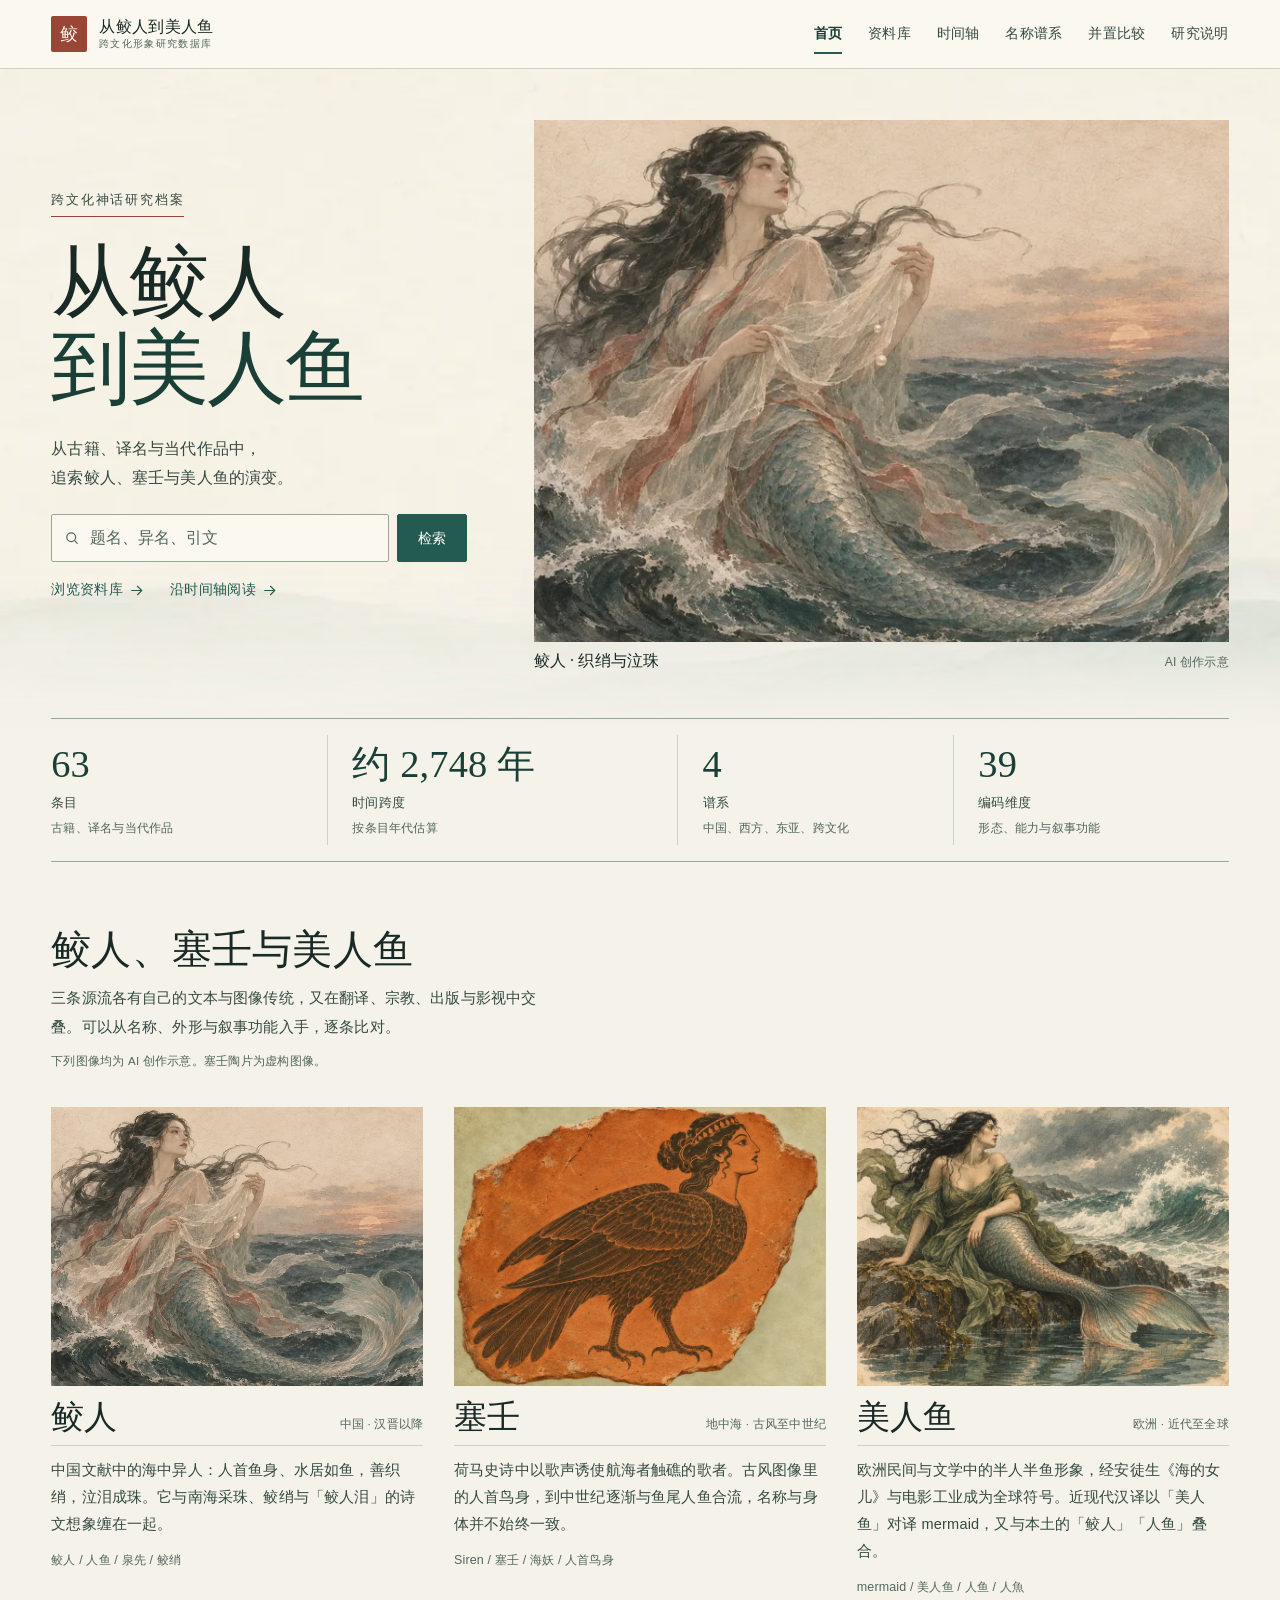
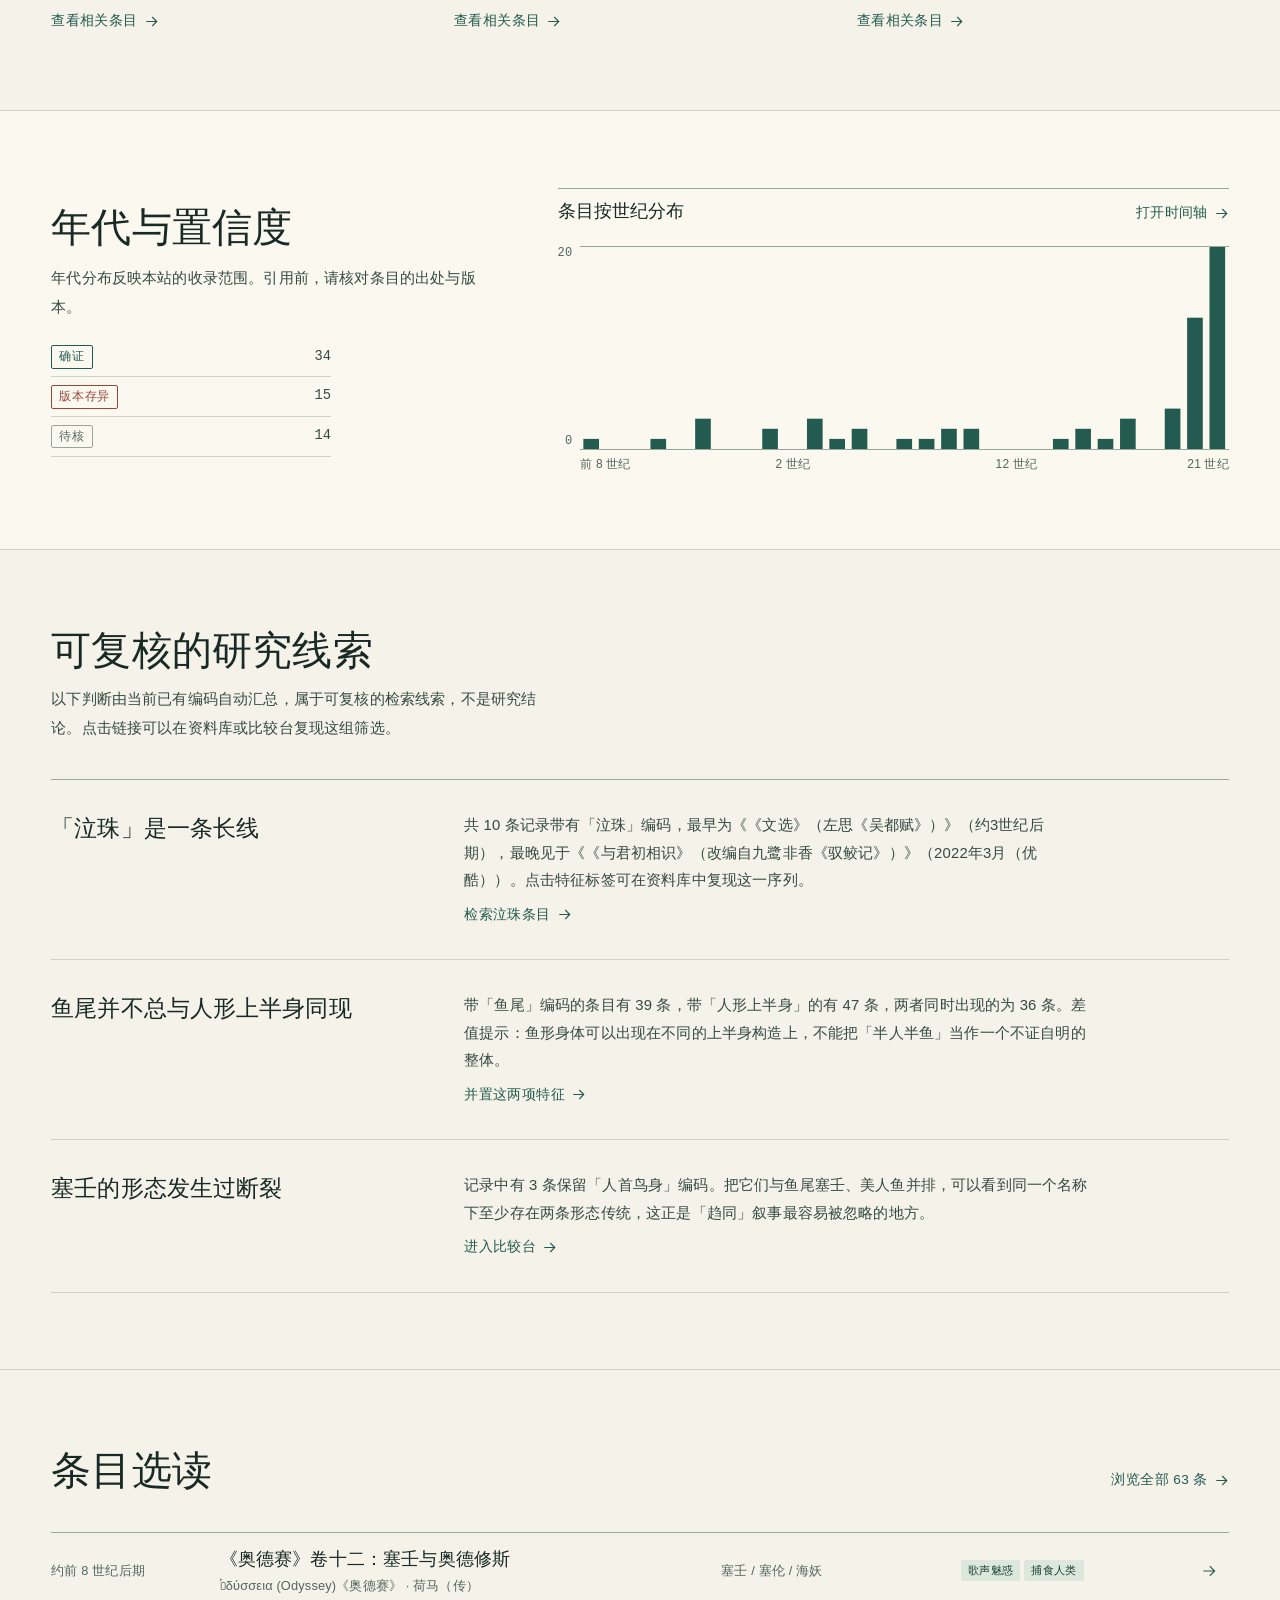
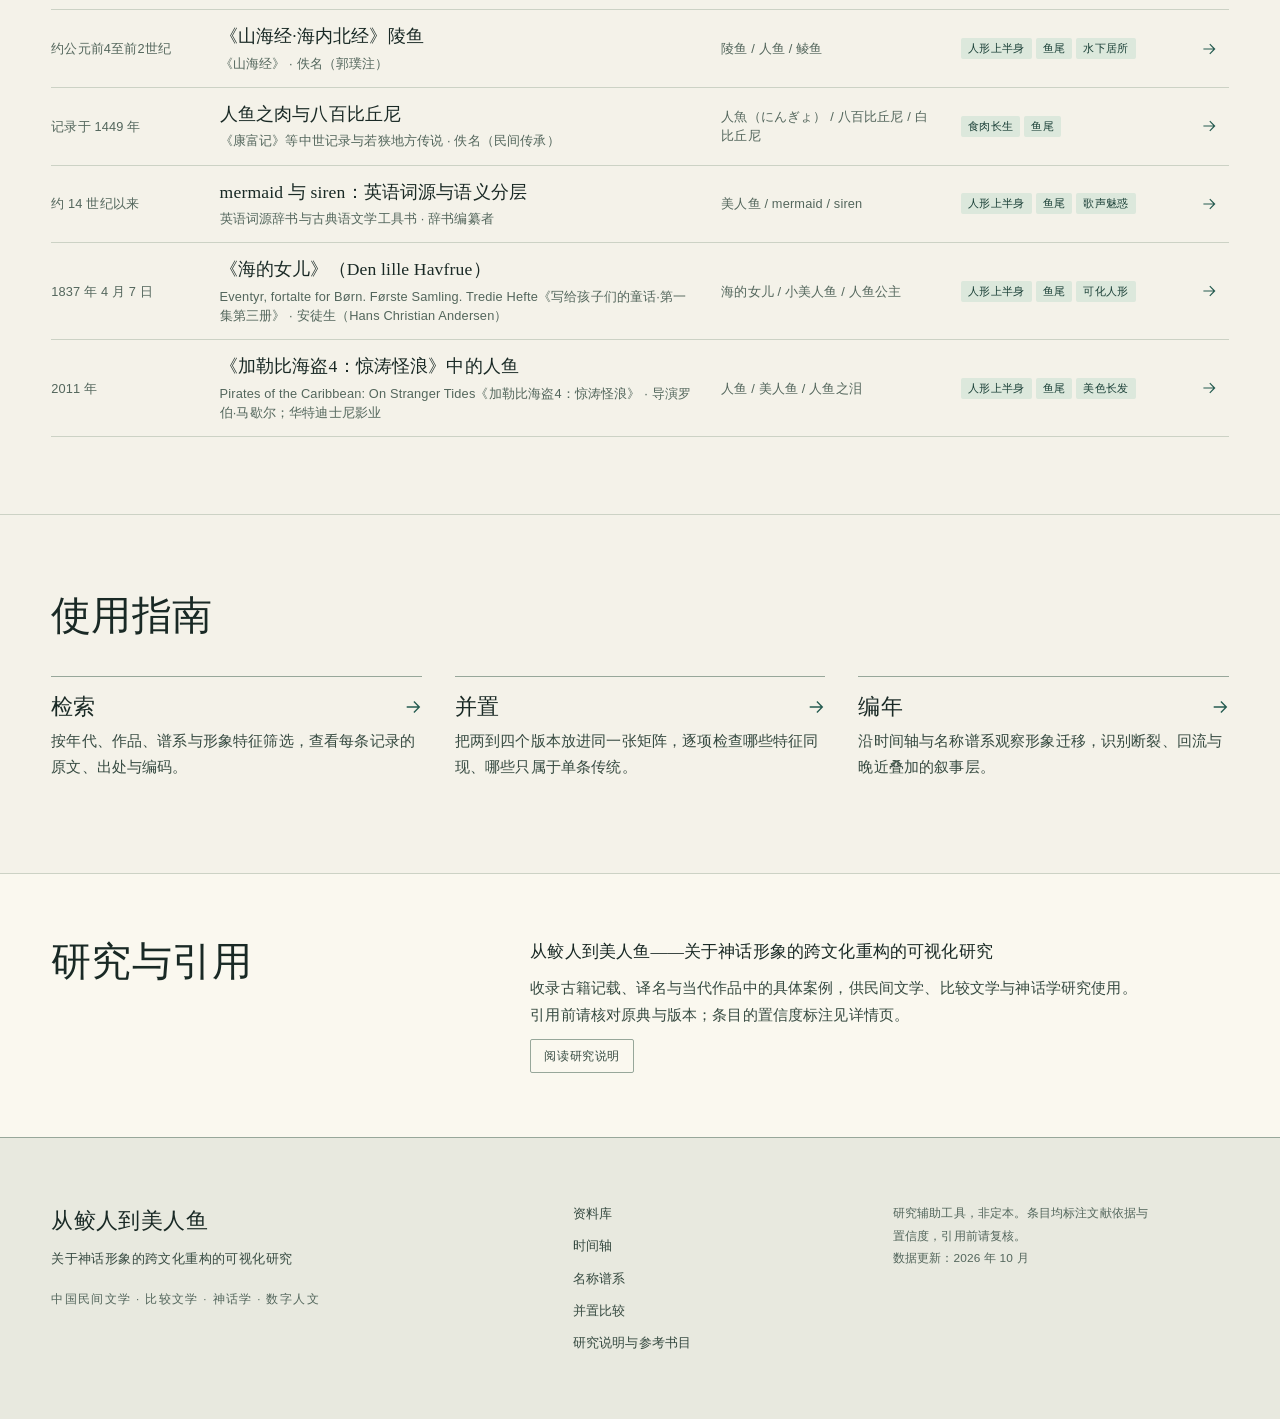
<file: index.html>
<!DOCTYPE html>
<html lang="zh-CN">
<head>
  <meta charset="utf-8">
  <meta name="viewport" content="width=device-width, initial-scale=1">
  <meta name="color-scheme" content="light">
  <meta name="theme-color" content="#f4f2e9">
  <title>从鲛人到美人鱼 · 跨文化形象研究数据库</title>
  <meta name="description" content="「从鲛人到美人鱼——关于神话形象的跨文化重构的可视化研究」研究数据库：收录中国古籍、译名与当代作品中的鲛人、美人鱼、塞壬案例，支持按年代、作品、形象特征检索、并排比较与时间轴浏览。">
  <link rel="icon" href="data:image/svg+xml,%3Csvg xmlns='http://www.w3.org/2000/svg' viewBox='0 0 32 32'%3E%3Crect width='32' height='32' fill='%231d5c54'/%3E%3Cpath d='M4 21c4-5 8-5 12 0s8 5 12 0M8 26c4-4 8-4 12 0' stroke='%23eef0e9' stroke-width='2' fill='none'/%3E%3Ccircle cx='16' cy='11' r='4' fill='none' stroke='%23eef0e9' stroke-width='2'/%3E%3C/svg%3E">
  <link rel="stylesheet" href="css/base.css">
  <link rel="stylesheet" href="css/components.css">
  <link rel="stylesheet" href="css/pages-home.css">
  <link rel="stylesheet" href="css/pages-db.css">
  <link rel="stylesheet" href="css/pages-viz.css">
  <script defer src="data/schema.js"></script>
  <script defer src="data/entries-cn.js"></script>
  <script defer src="data/entries-global.js"></script>
  <script defer src="data/bibliography.js"></script>
  <script defer src="js/figures.js"></script>
  <script defer src="js/core.js"></script>
  <script defer src="js/pages/home.js"></script>
  <script defer src="js/pages/db.js"></script>
  <script defer src="js/pages/entry.js"></script>
  <script defer src="js/pages/compare.js"></script>
  <script defer src="js/pages/timeline.js"></script>
  <script defer src="js/pages/terms.js"></script>
  <script defer src="js/pages/about.js"></script>
  <script defer src="js/app.js"></script>
</head>
<body>
  <a class="skip-link" href="#view">跳到主要内容</a>

  <header class="site-header">
    <div class="site-header__inner wrap">
      <a class="brand" href="#/" aria-label="从鲛人到美人鱼，跨文化形象研究数据库，返回首页">
        <span class="brand__seal" aria-hidden="true">鲛</span>
        <span class="brand__text">
          <span class="brand__title">从鲛人到美人鱼</span>
          <span class="brand__sub">跨文化形象研究数据库</span>
        </span>
      </a>

      <button class="nav-toggle" type="button" data-nav-toggle aria-expanded="false" aria-controls="site-nav">
        <span class="nav-toggle__icon" aria-hidden="true"></span>导航
      </button>

      <nav class="site-nav" id="site-nav" aria-label="主导航">
        <a href="#/" data-nav="home">首页</a>
        <a href="#/db" data-nav="db">资料库</a>
        <a href="#/timeline" data-nav="timeline">时间轴</a>
        <a href="#/terms" data-nav="terms">名称谱系</a>
        <a href="#/compare" data-nav="compare" data-compare-link>并置比较<span class="nav-count" data-compare-count hidden>0</span></a>
        <a href="#/about" data-nav="about">研究说明</a>
      </nav>
    </div>
  </header>

  <main id="view" tabindex="-1"></main>

  <footer class="site-footer">
    <div class="wrap site-footer__inner">
      <div class="site-footer__brand">
        <p class="site-footer__title">从鲛人到美人鱼</p>
        <p class="site-footer__sub">关于神话形象的跨文化重构的可视化研究</p>
        <p class="site-footer__meta">中国民间文学 · 比较文学 · 神话学 · 数字人文</p>
      </div>
      <nav class="site-footer__nav" aria-label="页脚导航">
        <a href="#/db">资料库</a>
        <a href="#/timeline">时间轴</a>
        <a href="#/terms">名称谱系</a>
        <a href="#/compare">并置比较</a>
        <a href="#/about">研究说明与参考书目</a>
      </nav>
      <p class="site-footer__note">研究辅助工具，非定本。条目均标注文献依据与置信度，引用前请复核。<br>数据更新：2026 年 10 月</p>
    </div>
  </footer>

  <noscript>
    <p class="wrap noscript">本网站依赖 JavaScript 完成检索、比较与时间轴渲染。请在浏览器中启用 JavaScript 后重新打开。</p>
  </noscript>

  <div class="toast" role="status" aria-live="polite"></div>
</body>
</html>
</file>
<file: css/base.css>
/* ==========================================================================
   鲛人研究数据库 · 基础层
   设计方向：海洋志异展览与档案；浅宣纸、墨色、深青主色、朱砂印色。
   单一浅色主题；圆角统一 2px；不用阴影表达层级。
   ========================================================================== */

:root {
  /* 色板 */
  --paper: #f4f2e9;
  --paper-2: #e8e9df;
  --panel: #faf8ef;
  --ink: #192925;
  --ink-2: #364a41;
  --muted: #53665c;
  --line: #ccd2c5;
  --line-2: #97a79a;
  --teal: #245b50;
  --teal-deep: #193f36;
  --teal-soft: #dce8dc;
  --seal: #994637;
  --seal-soft: #efddd3;
  --sand: #e9e3d1;

  /* 字体 */
  --font-serif: "Source Han Serif SC", "Noto Serif CJK SC", "Songti SC", "STSong", "SimSun", "Times New Roman", serif;
  --font-sans: "Source Han Sans SC", "Noto Sans CJK SC", "PingFang SC", "Microsoft YaHei", "Segoe UI", sans-serif;
  --font-mono: "Cascadia Mono", "Consolas", "SFMono-Regular", "Courier New", monospace;

  /* 尺度 */
  --radius: 2px;
  --nav-h: 68px;
  --wrap: 1320px;
  --gutter: clamp(20px, 4vw, 56px);
  --section-pad: clamp(42px, 6vw, 78px);
  --line-w: 1px;
}

/* ---------------------------------------------------------------- Reset */
*,
*::before,
*::after { box-sizing: border-box; }

html {
  -webkit-text-size-adjust: 100%;
  text-size-adjust: 100%;
  scroll-behavior: smooth;
}

body {
  margin: 0;
  background: var(--paper);
  color: var(--ink);
  font-family: var(--font-sans);
  font-size: 16px;
  line-height: 1.8;
  letter-spacing: 0.01em;
  -webkit-font-smoothing: antialiased;
  -moz-osx-font-smoothing: grayscale;
}

body::before {
  content: "";
  position: absolute;
  inset: 0 0 auto;
  height: clamp(590px, 57vw, 820px);
  background: url("../assets/sea-paper.webp") center / cover no-repeat;
  mask-image: linear-gradient(to bottom, #000 78%, transparent);
  pointer-events: none;
}

.site-header,
#view,
.site-footer,
.skip-link { position: relative; z-index: 1; }

img,
svg { max-width: 100%; }

svg { display: block; }

a { color: inherit; text-decoration: none; }

button,
input,
select,
textarea {
  font: inherit;
  color: inherit;
}

button { cursor: pointer; }

::selection { background: var(--teal); color: var(--paper); }

:focus-visible {
  outline: 2px solid var(--teal);
  outline-offset: 3px;
  border-radius: 1px;
}

main:focus { outline: none; }
#view { scroll-margin-top: var(--nav-h); }

[hidden] { display: none !important; }

/* ---------------------------------------------------------------- 排版 */
h1, h2, h3, h4, h5, h6 {
  margin: 0;
  font-family: var(--font-serif);
  font-weight: 500;
  line-height: 1.22;
  letter-spacing: 0.005em;
  text-wrap: balance;
}

p { margin: 0; }

.display {
  font-family: var(--font-serif);
  font-size: clamp(2.7rem, 6vw, 5.2rem);
  line-height: 1.06;
  letter-spacing: -0.012em;
  font-weight: 500;
}

.display--sm {
  font-size: clamp(1.9rem, 3.6vw, 3rem);
  line-height: 1.16;
}

.display--xs {
  font-size: clamp(1.4rem, 2.4vw, 1.9rem);
  line-height: 1.28;
}

.lede {
  font-size: clamp(1rem, 1.15vw, 1.1rem);
  line-height: 1.95;
  color: var(--ink-2);
  max-width: 38em;
}

.body-text {
  font-size: 0.96rem;
  line-height: 1.95;
  color: var(--ink-2);
  max-width: 72ch;
}

.serif { font-family: var(--font-serif); }
.mono { font-family: var(--font-mono); font-variant-numeric: tabular-nums; }
.num { font-variant-numeric: tabular-nums; }
.muted { color: var(--muted); }
.small { font-size: 0.82rem; }
.mt-4 { margin-top: 16px; }
.mt-6 { margin-top: 24px; }
.mt-8 { margin-top: 32px; }
.mt-10 { margin-top: 48px; }

.kicker {
  display: inline-flex;
  align-items: center;
  gap: 0.65em;
  font-size: 0.72rem;
  font-family: var(--font-sans);
  letter-spacing: 0.22em;
  color: var(--teal);
  line-height: 1.6;
}

.kicker::before {
  content: "";
  width: 7px;
  height: 7px;
  background: var(--seal);
  flex: none;
}

.meta {
  font-size: 0.76rem;
  letter-spacing: 0.08em;
  color: var(--muted);
  line-height: 1.7;
}

.rule {
  border: 0;
  border-top: var(--line-w) solid var(--line);
  margin: 0;
}

.rule-label {
  display: flex;
  align-items: center;
  gap: 16px;
  color: var(--muted);
  font-size: 0.72rem;
  letter-spacing: 0.16em;
}

.rule-label::before,
.rule-label::after {
  content: "";
  height: 1px;
  background: var(--line);
  flex: 1;
}

mark {
  background: var(--teal-soft);
  color: var(--ink);
  padding: 0 0.1em;
}

code, kbd, pre {
  font-family: var(--font-mono);
}

blockquote { margin: 0; }

ul, ol { margin: 0; padding: 0; }

/* ---------------------------------------------------------------- 版心 */
.wrap {
  width: min(calc(100% - var(--gutter) * 2), var(--wrap));
  margin-inline: auto;
}

.section {
  padding-block: var(--section-pad);
  border-top: var(--line-w) solid var(--line);
}

.section:first-of-type { border-top: 0; }

.section--tight { padding-block: clamp(40px, 5vw, 64px); }

.section--page { padding-block: clamp(28px, 3.4vw, 48px) clamp(52px, 7vw, 94px); border-top: 0; }

.section-head {
  display: flex;
  flex-direction: column;
  gap: 10px;
  margin-bottom: clamp(20px, 3vw, 36px);
  max-width: 62rem;
}

.section-title {
  font-family: var(--font-serif);
  font-size: clamp(1.65rem, 3.1vw, 2.5rem);
  line-height: 1.22;
}

.section-desc {
  font-size: 0.95rem;
  line-height: 1.9;
  color: var(--ink-2);
  max-width: 60ch;
}

.page-head {
  display: flex;
  flex-direction: column;
  gap: 12px;
  padding-bottom: clamp(18px, 2.4vw, 32px);
  border-bottom: var(--line-w) solid var(--line);
  margin-bottom: clamp(18px, 2.4vw, 32px);
}

.page-head__row {
  display: flex;
  flex-wrap: wrap;
  align-items: flex-end;
  justify-content: space-between;
  gap: 20px;
}

.page-head .display--sm { font-size: clamp(2rem, 4vw, 3.2rem); }

/* ---------------------------------------------------------------- 站头 */
.skip-link {
  position: absolute;
  top: -48px;
  left: 16px;
  z-index: 100;
  padding: 8px 16px;
  background: var(--ink);
  color: var(--paper);
  font-size: 0.8rem;
  transition: top 120ms ease;
}

.skip-link:focus { top: 12px; }

.site-header {
  position: sticky;
  top: 0;
  z-index: 40;
  background: var(--panel);
  border-bottom: var(--line-w) solid var(--line);
}

.site-header__inner {
  height: var(--nav-h);
  display: flex;
  align-items: center;
  justify-content: space-between;
  gap: 24px;
}

.brand {
  display: inline-flex;
  align-items: center;
  gap: 12px;
  flex: none;
  min-width: 0;
}

.brand__seal {
  width: 36px;
  height: 36px;
  display: grid;
  place-items: center;
  flex: none;
  border-radius: var(--radius);
  background: var(--seal);
  color: var(--panel);
  font-family: var(--font-serif);
  font-size: 1.15rem;
  line-height: 1;
  letter-spacing: 0;
}

.brand__text { display: flex; flex-direction: column; gap: 2px; min-width: 0; }

.brand__title {
  font-family: var(--font-serif);
  font-size: 1.02rem;
  letter-spacing: 0.02em;
  line-height: 1.2;
  white-space: nowrap;
}

.brand__sub {
  font-size: 0.62rem;
  letter-spacing: 0.13em;
  color: var(--muted);
  line-height: 1.3;
  white-space: nowrap;
}

.site-nav {
  display: flex;
  align-items: center;
  gap: clamp(14px, 2vw, 30px);
}

.site-nav a {
  position: relative;
  display: inline-flex;
  align-items: center;
  gap: 6px;
  min-height: 44px;
  padding-block: 8px;
  font-size: 0.9rem;
  letter-spacing: 0.025em;
  color: var(--ink-2);
  white-space: nowrap;
  transition: color 140ms ease;
}

.site-nav a::after {
  content: "";
  position: absolute;
  left: 0;
  right: 0;
  bottom: 2px;
  height: 2px;
  background: var(--teal);
  transform: scaleX(0);
  transform-origin: left;
  transition: transform 160ms ease;
}

.site-nav a:hover { color: var(--teal); }
.site-nav a:hover::after { transform: scaleX(1); }

.site-nav a.is-active { color: var(--teal-deep); font-weight: 600; }
.site-nav a.is-active::after { transform: scaleX(1); }

.nav-count {
  display: inline-grid;
  place-items: center;
  min-width: 17px;
  height: 17px;
  padding: 0 4px;
  border: 1px solid var(--seal);
  color: var(--seal);
  font-family: var(--font-mono);
  font-size: 0.62rem;
  line-height: 1;
}

.nav-toggle {
  display: none;
  min-height: 44px;
  padding-inline: 10px;
  gap: 8px;
  align-items: center;
  justify-content: center;
  background: transparent;
  border: 1px solid var(--line-2);
  border-radius: var(--radius);
  font-size: 0.86rem;
}

.nav-toggle__icon {
  width: 16px;
  height: 10px;
  border-top: 1px solid var(--ink);
  border-bottom: 1px solid var(--ink);
  position: relative;
}

.nav-toggle[aria-expanded="true"] { background: var(--teal-soft); border-color: var(--teal); }

.nav-toggle__icon::before {
  content: "";
  position: absolute;
  left: 0;
  right: 0;
  top: 4px;
  border-top: 1px solid var(--ink);
}

/* ---------------------------------------------------------------- 页脚 */
.site-footer {
  border-top: var(--line-w) solid var(--line-2);
  background: var(--paper-2);
  padding-block: clamp(40px, 6vw, 64px);
}

.site-footer__inner {
  display: grid;
  grid-template-columns: minmax(0, 1.4fr) minmax(0, 0.8fr) minmax(0, 1fr);
  gap: clamp(24px, 4vw, 56px);
  align-items: start;
}

.site-footer__title {
  font-family: var(--font-serif);
  font-size: 1.35rem;
  letter-spacing: 0.02em;
}

.site-footer__sub {
  margin-top: 6px;
  font-size: 0.84rem;
  color: var(--ink-2);
  letter-spacing: 0.03em;
}

.site-footer__meta {
  margin-top: 18px;
  font-size: 0.72rem;
  color: var(--muted);
  letter-spacing: 0.12em;
}

.site-footer__nav {
  display: flex;
  flex-direction: column;
  gap: 8px;
  font-size: 0.84rem;
  color: var(--ink-2);
}

.site-footer__nav a:hover { color: var(--teal); }

.site-footer__note {
  font-size: 0.74rem;
  line-height: 1.9;
  color: var(--muted);
  max-width: 40ch;
}

.noscript {
  padding: 16px 0;
  font-size: 0.9rem;
  color: var(--seal);
}

/* ---------------------------------------------------------------- 表格基础 */
table {
  width: 100%;
  border-collapse: collapse;
  font-size: 0.86rem;
}

th {
  text-align: left;
  font-weight: 500;
  color: var(--muted);
  font-size: 0.72rem;
  letter-spacing: 0.1em;
  padding: 10px 12px;
  border-bottom: 1px solid var(--line-2);
  white-space: nowrap;
}

td {
  padding: 12px;
  border-bottom: 1px solid var(--line);
  vertical-align: top;
}

/* ---------------------------------------------------------------- 动效与无障碍 */
@media (prefers-reduced-motion: reduce) {
  html { scroll-behavior: auto; }
  *,
  *::before,
  *::after {
    animation-duration: 0.001ms !important;
    animation-iteration-count: 1 !important;
    transition-duration: 0.001ms !important;
    scroll-behavior: auto !important;
  }
}

@media (max-width: 960px) {
  .site-nav {
    position: absolute;
    top: var(--nav-h);
    left: 0;
    right: 0;
    display: none;
    flex-direction: column;
    align-items: stretch;
    gap: 0;
    padding: 8px var(--gutter) 20px;
    background: var(--panel);
    border-bottom: 1px solid var(--line-2);
    max-height: calc(100dvh - var(--nav-h));
    overflow-y: auto;
  }

  .site-header.nav-open .site-nav { display: flex; }

  .site-nav a {
    padding-block: 13px;
    border-bottom: 1px solid var(--line);
    font-size: 0.95rem;
    justify-content: space-between;
  }

  .site-nav a::after { display: none; }
  .site-nav a.is-active { text-decoration: underline; text-underline-offset: 5px; }

  .nav-toggle { display: inline-flex; }

  .site-footer__inner { grid-template-columns: repeat(2, minmax(0, 1fr)); }
  .site-footer__note { grid-column: 1 / -1; }
}

@media (max-width: 560px) {
  :root { --nav-h: 60px; }
  .brand__sub { display: none; }
  .site-header__inner { gap: 12px; }
  .site-footer__inner { grid-template-columns: 1fr; gap: 18px; }
  .site-footer__nav { flex-flow: row wrap; gap: 6px 16px; }
}

/* ---------------------------------------------------------------- 打印 */
@media print {
  body { background: #fff; color: #000; }
  body::before { display: none; }
  .site-header,
  .site-footer,
  .skip-link,
  .toast,
  .btn,
  .nav-toggle { display: none !important; }
  .section { border-top-color: #999; padding-block: 20px; }
  .wrap { width: 100%; }
  a { text-decoration: underline; }
}
</file>
<file: css/components.css>
/* ==========================================================================
   鲛人研究数据库 · 通用组件
   依赖：css/base.css 的变量与排版。所有页面复用，不重复发明。
   ========================================================================== */

/* ---------------------------------------------------------------- 按钮 */
.btn {
  display: inline-flex;
  align-items: center;
  justify-content: center;
  gap: 8px;
  height: 44px;
  padding: 0 20px;
  border: 1px solid var(--ink);
  border-radius: var(--radius);
  background: transparent;
  color: var(--ink);
  font-family: var(--font-sans);
  font-size: 0.86rem;
  letter-spacing: 0.05em;
  line-height: 1;
  white-space: nowrap;
  text-align: center;
  transition: background-color 150ms ease, color 150ms ease, border-color 150ms ease, transform 100ms ease;
}

.btn svg { width: 16px; height: 16px; flex: none; }

.btn:hover { background: var(--ink); color: var(--paper); }

.btn:active { transform: translateY(1px); }

.btn--solid {
  background: var(--teal);
  border-color: var(--teal);
  color: #fff;
}

.btn--solid:hover { background: var(--teal-deep); border-color: var(--teal-deep); color: #fff; }

.btn--ghost {
  border-color: var(--line-2);
  color: var(--ink-2);
}

.btn--ghost:hover { background: transparent; border-color: var(--ink); color: var(--ink); }

.btn--sm { height: 34px; padding: 0 13px; font-size: 0.78rem; gap: 6px; }
.btn--sm svg { width: 14px; height: 14px; }

.btn--text {
  height: auto;
  padding: 2px 0;
  border: 0;
  border-bottom: 1px solid var(--line-2);
  border-radius: 0;
  color: var(--teal);
  font-size: 0.84rem;
}

.btn--text:hover { background: transparent; color: var(--seal); border-bottom-color: var(--seal); }

.btn:disabled,
.btn[aria-disabled="true"] {
  opacity: 0.42;
  cursor: not-allowed;
  transform: none;
}

.btn:disabled:hover { background: transparent; color: var(--ink); }
.btn--solid:disabled:hover { background: var(--teal); color: #fff; }

.btn-group { display: flex; flex-wrap: wrap; gap: 10px; align-items: center; }

/* ---------------------------------------------------------------- 筛选片 */
.chip {
  display: inline-flex;
  align-items: center;
  gap: 6px;
  min-height: 30px;
  padding: 4px 10px;
  border: 1px solid var(--line-2);
  border-radius: var(--radius);
  background: transparent;
  color: var(--ink-2);
  font-size: 0.78rem;
  line-height: 1.5;
  letter-spacing: 0.02em;
  transition: border-color 140ms ease, color 140ms ease, background-color 140ms ease;
}

.chip:hover { border-color: var(--teal); color: var(--teal); }

.chip.is-on {
  background: var(--teal);
  border-color: var(--teal);
  color: #fff;
}

.chip.is-on:hover { background: var(--teal-deep); border-color: var(--teal-deep); color: #fff; }

.chip__count {
  font-family: var(--font-mono);
  font-size: 0.66rem;
  color: var(--muted);
}

.chip.is-on .chip__count { color: var(--paper); }
.chip-list { display: flex; flex-wrap: wrap; gap: 7px; }

/* ---------------------------------------------------------------- 标签 */
.tag {
  display: inline-flex;
  align-items: center;
  padding: 1px 7px;
  border-radius: var(--radius);
  background: var(--teal-soft);
  color: var(--teal-deep);
  font-size: 0.7rem;
  line-height: 1.7;
  letter-spacing: 0.03em;
  white-space: nowrap;
}

.tag--seal { background: var(--seal-soft); color: var(--seal); }
.tag--ghost { background: transparent; border: 1px solid var(--line-2); color: var(--ink-2); }
.tag--plain { background: transparent; color: var(--muted); padding-inline: 0; }

.tag-list { display: flex; flex-wrap: wrap; gap: 6px; }

/* ---------------------------------------------------------------- 印记 / 徽记 */
.seal {
  display: inline-grid;
  place-items: center;
  width: 26px;
  height: 26px;
  border: 1px solid var(--seal);
  color: var(--seal);
  font-family: var(--font-serif);
  font-size: 0.82rem;
  line-height: 1;
  letter-spacing: 0;
  flex: none;
}

.seal--lg { width: 38px; height: 38px; font-size: 1.15rem; }

.badge {
  display: inline-flex;
  align-items: center;
  gap: 5px;
  padding: 1px 7px;
  border: 1px solid var(--line-2);
  border-radius: var(--radius);
  font-size: 0.68rem;
  letter-spacing: 0.06em;
  line-height: 1.7;
  color: var(--muted);
  white-space: nowrap;
}

.badge--ok { border-color: var(--teal); color: var(--teal); }
.badge--warn { border-color: var(--seal); color: var(--seal); }
.badge--unknown { border-color: var(--line-2); color: var(--muted); }

/* ---------------------------------------------------------------- 面板 / 注记 */
.panel {
  background: var(--panel);
  border: 1px solid var(--line);
  border-radius: var(--radius);
  padding: clamp(18px, 2.4vw, 30px);
}

.panel--flat { background: transparent; }
.panel--paper { background: var(--paper-2); }

.panel-title {
  font-family: var(--font-serif);
  font-size: 1.08rem;
  line-height: 1.35;
  margin-bottom: 12px;
}

.note {
  border-left: 2px solid var(--teal);
  padding: 2px 0 2px 16px;
  color: var(--ink-2);
  font-size: 0.88rem;
  line-height: 1.9;
}

.note--warn { border-left-color: var(--seal); }

.caption {
  font-size: 0.72rem;
  line-height: 1.7;
  color: var(--muted);
  letter-spacing: 0.02em;
}

/* ---------------------------------------------------------------- 数据点 / 文化谱系标识 */
.dot {
  display: inline-block;
  width: 7px;
  height: 7px;
  flex: none;
  background: var(--dot-color, var(--teal));
  vertical-align: middle;
}

.dot--cn { --dot-color: var(--teal); }
.dot--west { --dot-color: var(--ink); }
.dot--east { --dot-color: var(--seal); }
.dot--cross { --dot-color: var(--line-2); }
.dot--other { --dot-color: var(--muted); }

.culture {
  display: inline-flex;
  align-items: center;
  gap: 6px;
  font-size: 0.72rem;
  letter-spacing: 0.06em;
  color: var(--muted);
  white-space: nowrap;
}

/* ---------------------------------------------------------------- 表单 */
.field { display: flex; flex-direction: column; gap: 7px; }

.field > label,
.field-label {
  font-size: 0.76rem;
  letter-spacing: 0.08em;
  color: var(--ink-2);
  line-height: 1.5;
}

.input,
.select {
  height: 40px;
  width: 100%;
  padding: 0 12px;
  border: 1px solid var(--line-2);
  border-radius: var(--radius);
  background: var(--panel);
  font-size: 0.86rem;
  line-height: 40px;
  color: var(--ink);
  transition: border-color 140ms ease;
}

.input::placeholder { color: var(--muted); opacity: 1; }

.input:focus,
.select:focus {
  outline: none;
  border-color: var(--teal);
}

.input:focus-visible,
.select:focus-visible {
  outline: 2px solid var(--teal);
  outline-offset: 2px;
}

.select {
  appearance: none;
  -webkit-appearance: none;
  background-image: linear-gradient(45deg, transparent 50%, var(--ink-2) 50%), linear-gradient(135deg, var(--ink-2) 50%, transparent 50%);
  background-position: calc(100% - 16px) 17px, calc(100% - 11px) 17px;
  background-size: 5px 5px, 5px 5px;
  background-repeat: no-repeat;
  padding-right: 32px;
}

.search {
  position: relative;
  display: flex;
  align-items: center;
}

.search svg {
  position: absolute;
  left: 13px;
  width: 16px;
  height: 16px;
  color: var(--muted);
  pointer-events: none;
}

.search .input { padding-left: 38px; }

.check {
  display: flex;
  align-items: flex-start;
  gap: 8px;
  font-size: 0.84rem;
  line-height: 1.6;
  color: var(--ink-2);
  cursor: pointer;
}

.check input {
  accent-color: var(--teal);
  width: 15px;
  height: 15px;
  margin: 3px 0 0;
  flex: none;
}

/* ---------------------------------------------------------------- 工具条 / 结果 */
.toolbar {
  display: flex;
  flex-wrap: wrap;
  align-items: center;
  justify-content: space-between;
  gap: 12px;
  padding-block: 14px;
  border-block: 1px solid var(--line);
}

.toolbar__group { display: flex; flex-wrap: wrap; align-items: center; gap: 10px; }

.count { font-size: 0.78rem; color: var(--muted); letter-spacing: 0.04em; }
.count strong { font-family: var(--font-mono); font-weight: 500; color: var(--ink); font-size: 0.92rem; }

/* ---------------------------------------------------------------- 空状态 / 错误 */
.empty {
  display: flex;
  flex-direction: column;
  align-items: center;
  gap: 12px;
  padding: clamp(36px, 6vw, 72px) 24px;
  border: 1px dashed var(--line-2);
  border-radius: var(--radius);
  text-align: center;
}

.empty__title {
  font-family: var(--font-serif);
  font-size: 1.25rem;
  color: var(--ink);
}

.empty__text {
  font-size: 0.85rem;
  color: var(--muted);
  max-width: 38ch;
  line-height: 1.9;
}

.errorbox__pre {
  margin-top: 20px;
  padding: 16px;
  background: var(--paper-2);
  border: 1px solid var(--line);
  font-size: 0.74rem;
  line-height: 1.7;
  overflow-x: auto;
  white-space: pre-wrap;
  color: var(--muted);
}

/* ---------------------------------------------------------------- 统计 */
.stat { display: flex; flex-direction: column; gap: 6px; }

.stat__num {
  font-family: var(--font-serif);
  font-size: clamp(2rem, 3.6vw, 3.2rem);
  line-height: 1;
  color: var(--ink);
  font-variant-numeric: tabular-nums;
}

.stat__num small { font-size: 0.32em; color: var(--muted); margin-left: 4px; }

.stat__label {
  font-size: 0.72rem;
  letter-spacing: 0.12em;
  color: var(--muted);
  line-height: 1.6;
}

.stat-row {
  display: grid;
  grid-template-columns: repeat(4, minmax(0, 1fr));
  gap: clamp(16px, 2vw, 32px);
}

/* ---------------------------------------------------------------- 图版 */
.figure {
  display: block;
  color: var(--teal);
}

.figure svg {
  display: block;
  width: 100%;
  height: auto;
  overflow: visible;
}

.figure__image { display: block; width: 100%; height: auto; }

.figure--ink { color: var(--ink); }
.figure--seal { color: var(--seal); }
.figure--muted { color: var(--line-2); }

/* ---------------------------------------------------------------- 表格包装 */
.table-wrap {
  width: 100%;
  overflow-x: auto;
  border: 1px solid var(--line);
  border-radius: var(--radius);
  background: var(--panel);
}

.table-wrap table { min-width: 560px; }

/* ---------------------------------------------------------------- 链接 / 提示 / 其他 */
.link {
  color: var(--teal);
  text-decoration: underline;
  text-decoration-thickness: 1px;
  text-underline-offset: 4px;
}

.link:hover { color: var(--seal); }

.text-link {
  display: inline-flex;
  align-items: center;
  gap: 6px;
  color: var(--teal);
  font-size: 0.85rem;
  letter-spacing: 0.03em;
}

.text-link svg { width: 15px; height: 15px; transition: transform 140ms ease; }
.text-link:hover { color: var(--seal); }
.text-link:hover svg { transform: translateX(3px); }

.toast {
  position: fixed;
  left: 50%;
  bottom: 28px;
  z-index: 90;
  max-width: calc(100% - 32px);
  padding: 10px 18px;
  background: var(--ink);
  color: var(--paper);
  font-size: 0.8rem;
  letter-spacing: 0.03em;
  border-radius: var(--radius);
  opacity: 0;
  transform: translate(-50%, 10px);
  transition: opacity 160ms ease, transform 160ms ease;
  pointer-events: none;
}

.toast.is-visible { opacity: 1; transform: translate(-50%, 0); }

.sr-only {
  position: absolute !important;
  width: 1px !important;
  height: 1px !important;
  padding: 0 !important;
  margin: -1px !important;
  overflow: hidden !important;
  clip: rect(0, 0, 0, 0) !important;
  white-space: nowrap !important;
  border: 0 !important;
}

.breadcrumb {
  display: flex;
  flex-wrap: wrap;
  align-items: center;
  gap: 8px;
  font-size: 0.74rem;
  letter-spacing: 0.06em;
  color: var(--muted);
}

.breadcrumb a:hover { color: var(--teal); }

.breadcrumb__sep { color: var(--line-2); }

/* 分类色仅使用既定色板内的四种标记，不新增色相 */
.is-cn { --dot-color: var(--teal); }
.is-west { --dot-color: var(--ink); }
.is-east { --dot-color: var(--seal); }
.is-cross { --dot-color: var(--line-2); }

@media (max-width: 760px) {
  .stat-row { grid-template-columns: repeat(2, minmax(0, 1fr)); }
  .toolbar { align-items: flex-start; }
}
</file>
<file: css/pages-home.css>
/* ==========================================================================
   首页
   ========================================================================== */
.hero { padding-block: clamp(30px, 4vw, 58px) clamp(24px, 3.6vw, 50px); }

.hero__grid {
  display: grid;
  grid-template-columns: minmax(0, 0.76fr) minmax(0, 1.24fr);
  gap: clamp(24px, 4.4vw, 64px);
  align-items: center;
}

.hero__copy {
  display: flex;
  flex-direction: column;
  align-items: flex-start;
  gap: clamp(14px, 1.7vw, 24px);
}

.hero__overline {
  padding-bottom: 6px;
  border-bottom: 1px solid var(--seal);
  color: var(--ink-2);
  font-size: 0.8rem;
  letter-spacing: 0.14em;
  line-height: 1.6;
}

.hero__title {
  font-size: clamp(2.6rem, 6.25vw, 5.9rem);
  line-height: 1.08;
  letter-spacing: -0.025em;
}

.hero__title-line { display: block; color: var(--teal-deep); }
.hero__sub {
  max-width: 26em;
  font-size: clamp(1rem, 1.25vw, 1.125rem);
  line-height: 1.85;
  color: var(--ink-2);
}
.hero__cta {
  display: grid;
  grid-template-columns: minmax(0, 1fr) auto;
  width: min(100%, 26rem);
  gap: 8px;
}

.hero__cta .input,
.hero__cta .btn { height: 48px; }
.hero__cta .input { font-size: 1rem; }
.hero__cta .btn { padding-inline: clamp(13px, 1.5vw, 22px); }
.hero__links {
  display: flex;
  flex-wrap: wrap;
  gap: 6px clamp(16px, 2vw, 28px);
  margin-top: -6px;
}

.hero__visual { margin: 0; min-width: 0; }
.hero__art {
  display: block;
  width: 100%;
  height: auto;
  background: var(--paper-2);
}

.hero__note {
  display: flex;
  flex-wrap: wrap;
  align-items: baseline;
  justify-content: space-between;
  gap: 0 14px;
  padding-top: 9px;
  color: var(--muted);
  font-size: 0.76rem;
  line-height: 1.7;
}

.hero__note strong { color: var(--ink); font: 500 1rem var(--font-serif); }

/* ---------------------------------------------------------------- 收录概况 */
.home-stats {
  display: grid;
  grid-template-columns: 1fr 1.27fr 1fr 1fr;
  margin-block: 0;
  padding-block: 16px;
  border-block: 1px solid var(--line-2);
}

.home-stat {
  display: grid;
  align-content: start;
  gap: 4px;
  padding: 6px clamp(12px, 1.9vw, 32px);
  min-width: 0;
}

.home-stat:first-child { padding-left: 0; }
.home-stat + .home-stat { border-left: 1px solid var(--line); }
.home-stat dt { color: var(--ink-2); font-size: 0.82rem; }
.home-stat dd { margin: 0; }
.home-stat .caption { text-wrap: balance; }

.home-stat__value {
  grid-row: 1;
  color: var(--teal-deep);
  font-family: var(--font-serif);
  font-size: clamp(1.55rem, 3vw, 2.5rem);
  font-variant-numeric: lining-nums tabular-nums;
  line-height: 1.2;
}

/* ---------------------------------------------------------------- 三条谱系 */
.home-lineages.section { border-top: 0; padding-top: clamp(34px, 5vw, 70px); }

.lineage-grid {
  display: grid;
  grid-template-columns: repeat(3, minmax(0, 1fr));
  gap: clamp(14px, 2.4vw, 34px);
}

.lineage { display: flex; flex-direction: column; align-items: flex-start; gap: 11px; min-width: 0; }
.lineage__head {
  display: flex;
  flex-wrap: wrap;
  align-items: baseline;
  justify-content: space-between;
  gap: 2px 10px;
  align-self: stretch;
  padding-bottom: 7px;
  border-bottom: 1px solid var(--line);
}

.lineage__term { font-size: clamp(1.5rem, 2.6vw, 2.16rem); }
.lineage__figure { align-self: stretch; background: var(--paper-2); }
.lineage__body { font-size: 0.91rem; line-height: 1.85; color: var(--ink-2); }
.lineage__terms { color: var(--muted); font-size: 0.78rem; }
.lineage .text-link { margin-top: auto; }

/* ---------------------------------------------------------------- 年代与置信度 */
.home-data { background: var(--panel); }
.home-data__grid {
  display: grid;
  grid-template-columns: minmax(0, 0.64fr) minmax(0, 1fr);
  gap: clamp(26px, 6vw, 86px);
  align-items: center;
}

.home-data__left .section-desc { margin-top: 12px; }
.home-conf { display: grid; max-width: 280px; margin-top: 16px; }
.home-conf__item {
  display: flex;
  align-items: center;
  justify-content: space-between;
  gap: 12px;
  padding-block: 7px;
  border-bottom: 1px solid var(--line);
  color: var(--ink-2);
  font-size: 0.86rem;
}

.home-conf__item .badge { font-size: 0.72rem; }
.home-hist { min-width: 0; padding-top: 12px; border-top: 1px solid var(--line-2); }
.home-hist__head {
  display: flex;
  flex-wrap: wrap;
  justify-content: space-between;
  align-items: baseline;
  gap: 4px 14px;
  margin-bottom: 20px;
}

.home-hist__head h3 { font-size: 1.12rem; }
.hist {
  display: grid;
  grid-template-columns: auto minmax(0, 1fr);
  gap: 7px 8px;
  color: var(--muted);
  font-size: 0.75rem;
  line-height: 1.3;
}

.hist__scale {
  display: flex;
  flex-direction: column;
  justify-content: space-between;
  text-align: right;
  font-family: var(--font-mono);
}

.hist__plot {
  width: 100%;
  height: clamp(124px, 17vw, 204px);
  border-block: 1px solid var(--line-2);
  fill: var(--teal);
}

.hist__plot rect:hover { fill: var(--teal-deep); }
.hist__axis { grid-column: 2; position: relative; min-height: 1.3em; }
.hist__axis span { position: absolute; left: var(--tick-position); transform: translateX(-50%); white-space: nowrap; }
.hist__axis span:first-child:not(:only-child) { left: 0; transform: none; }
.hist__axis span:last-child:not(:only-child) { left: auto; right: 0; transform: none; }

/* ---------------------------------------------------------------- 研究线索 */
.obs-list { list-style: none; border-top: 1px solid var(--line-2); }
.obs {
  display: grid;
  grid-template-columns: minmax(0, 0.65fr) minmax(0, 1.35fr);
  align-items: start;
  gap: 8px clamp(18px, 3.5vw, 50px);
  padding-block: clamp(17px, 2.6vw, 32px);
  border-bottom: 1px solid var(--line);
}

.obs__title { font-size: clamp(1.13rem, 1.9vw, 1.45rem); line-height: 1.4; }
.obs__text { max-width: 42em; color: var(--ink-2); font-size: 0.93rem; line-height: 1.85; }
.obs .text-link { grid-column: 2; justify-self: start; }

/* ---------------------------------------------------------------- 条目选读 */
.section-head--row {
  flex-direction: row;
  align-items: baseline;
  justify-content: space-between;
  flex-wrap: wrap;
  max-width: none;
}

.home-entries { list-style: none; border-top: 1px solid var(--line-2); }
.home-entry { border-bottom: 1px solid var(--line); }
.home-entry__link {
  display: grid;
  grid-template-columns: minmax(94px, 0.6fr) minmax(0, 2fr) minmax(0, 0.9fr) minmax(0, 0.9fr) 20px;
  gap: 6px clamp(10px, 2vw, 26px);
  align-items: center;
  padding: 14px 8px 14px 0;
  transition: background-color 150ms ease;
}

.home-entry__link:hover,
.home-entry__link:focus-visible { background: var(--panel); }
.home-entry__era,
.home-entry__work,
.home-entry__names { color: var(--muted); font-size: 0.8rem; line-height: 1.5; }
.home-entry__main { min-width: 0; }
.home-entry__title { display: block; font-family: var(--font-serif); font-size: 1.1rem; line-height: 1.45; }
.home-entry__link:hover .home-entry__title { color: var(--teal); }
.home-entry__work { display: block; margin-top: 4px; }
.home-entry__traits { display: flex; flex-wrap: wrap; gap: 4px; }
.home-entry__arrow { color: var(--teal); }
.home-entry__arrow svg { width: 16px; height: 16px; transition: transform 150ms ease; }
.home-entry__link:hover .home-entry__arrow svg { transform: translateX(4px); }

/* ---------------------------------------------------------------- 使用与引用 */
.path-grid { display: grid; grid-template-columns: repeat(3, minmax(0, 1fr)); gap: clamp(16px, 2.6vw, 36px); }
.path {
  display: grid;
  grid-template-columns: minmax(0, 1fr) auto;
  align-content: start;
  gap: 8px 12px;
  padding-block: 16px;
  border-top: 1px solid var(--line-2);
}

.path__label { font-size: 1.35rem; line-height: 1.3; }
.path__text { grid-column: 1 / -1; color: var(--ink-2); font-size: 0.91rem; line-height: 1.75; }
.path__arrow { grid-area: 1 / 2; align-self: center; color: var(--teal); }
.path__arrow svg { width: 18px; height: 18px; }
.path:hover .path__label { color: var(--teal); text-decoration: underline; text-underline-offset: 4px; }
.home-closing { background: var(--panel); }
.home-closing__inner {
  display: grid;
  grid-template-columns: minmax(0, 0.6fr) minmax(0, 1fr);
  gap: clamp(16px, 5vw, 60px);
  align-items: start;
}

.home-closing__side { display: flex; flex-direction: column; align-items: flex-start; gap: 10px; }
.home-closing__title { font-family: var(--font-serif); font-size: 1.04rem; line-height: 1.65; }
.home-closing__text { max-width: 42em; color: var(--ink-2); font-size: 0.91rem; line-height: 1.85; }

/* ==========================================================================
   研究说明页
   ========================================================================== */
.about-grid {
  display: grid;
  grid-template-columns: 190px minmax(0, 1fr);
  gap: clamp(32px, 5vw, 72px);
  align-items: start;
}

.about-nav {
  position: sticky;
  top: calc(var(--nav-h) + 24px);
  display: flex;
  flex-direction: column;
  gap: 2px;
  border-left: 1px solid var(--line);
  padding-left: 16px;
}

.about-nav a {
  padding-block: 5px;
  font-size: 0.8rem;
  line-height: 1.5;
  color: var(--muted);
  transition: color 140ms ease;
}

.about-nav a:hover { color: var(--teal); }
.about-nav a.is-active { color: var(--teal); font-weight: 500; }

.about-article {
  display: flex;
  flex-direction: column;
  gap: clamp(32px, 4.4vw, 56px);
  max-width: 76ch;
  min-width: 0;
}

.about-section {
  display: flex;
  flex-direction: column;
  gap: 16px;
  scroll-margin-top: calc(var(--nav-h) + 28px);
}

.about-section > h2 {
  font-size: clamp(1.35rem, 2.3vw, 1.8rem);
  padding-top: 18px;
  border-top: 1px solid var(--line);
}

.about-section p,
.about-section li {
  font-size: 0.92rem;
  line-height: 2;
  color: var(--ink-2);
}

.about-section ul,
.about-section ol { padding-left: 1.3em; }
.about-section li { margin-block: 4px; }

.about-questions {
  display: flex;
  flex-direction: column;
  border-top: 1px solid var(--line);
}

.about-q {
  display: grid;
  grid-template-columns: 64px minmax(0, 1fr);
  gap: 16px;
  padding: 16px 0;
  border-bottom: 1px solid var(--line);
}

.about-q__n {
  font-family: var(--font-serif);
  font-size: 0.95rem;
  color: var(--seal);
  letter-spacing: 0.08em;
  padding-top: 2px;
}

.about-q p { font-size: 0.92rem; line-height: 1.95; color: var(--ink-2); }

.about-stats {
  display: grid;
  grid-template-columns: repeat(4, minmax(0, 1fr));
  gap: 20px 24px;
  padding: 20px 0;
  border-block: 1px solid var(--line);
}

.about-stats .stat__num { font-size: clamp(1.7rem, 2.8vw, 2.4rem); }

.about-kinds { margin-top: 4px; }
.about-kinds th,
.about-kinds td { font-size: 0.84rem; }
.about-kinds td:first-child { white-space: nowrap; color: var(--ink); font-family: var(--font-serif); }

.about-docs {
  display: flex;
  flex-wrap: wrap;
  gap: 10px;
  padding-top: 4px;
}

.about-docs .btn { font-size: 0.8rem; }

.codebook { border-top: 1px solid var(--line); }

.codebook details { border-bottom: 1px solid var(--line); }

.codebook summary {
  cursor: pointer;
  padding: 13px 0;
  font-family: var(--font-serif);
  font-size: 1.02rem;
  list-style: none;
  display: flex;
  align-items: center;
  justify-content: space-between;
  gap: 12px;
}

.codebook summary::-webkit-details-marker { display: none; }

.codebook summary::after {
  content: "+";
  font-family: var(--font-mono);
  font-size: 0.9rem;
  color: var(--teal);
}

.codebook details[open] summary::after { content: "−"; }

.codebook dl {
  margin: 0 0 16px;
  display: grid;
  grid-template-columns: 150px minmax(0, 1fr);
  gap: 8px 18px;
  font-size: 0.84rem;
  line-height: 1.8;
}

.codebook dt { color: var(--ink); }
.codebook dd { margin: 0; color: var(--muted); }

.bib-group { display: flex; flex-direction: column; gap: 10px; }

.bib-group h3 {
  font-size: 0.92rem;
  font-family: var(--font-serif);
  color: var(--teal-deep);
  margin-top: 8px;
}

.bib-item {
  display: grid;
  grid-template-columns: minmax(0, 1fr);
  gap: 2px;
  padding: 9px 0;
  border-bottom: 1px solid var(--line);
  font-size: 0.84rem;
  line-height: 1.8;
}

.bib-item__note { font-size: 0.74rem; color: var(--muted); }

.about-cite {
  padding: 16px 18px;
  background: var(--panel);
  border-left: 2px solid var(--teal);
  font-family: var(--font-mono);
  font-size: 0.78rem;
  line-height: 1.9;
  color: var(--ink-2);
  white-space: pre-wrap;
}

.about-meta-line {
  display: flex;
  flex-wrap: wrap;
  gap: 10px 18px;
  align-items: center;
  font-size: 0.76rem;
  color: var(--muted);
}

/* ---------------------------------------------------------------- 响应式 */
@media (max-width: 1000px) {
  .home-entry__link { grid-template-columns: 110px minmax(0, 1.5fr) minmax(0, 0.7fr) 20px; }
  .home-entry__traits { display: none; }
}

@media (max-width: 900px) {
  .about-grid { grid-template-columns: 1fr; }
  .about-nav {
    position: static;
    flex-direction: row;
    flex-wrap: wrap;
    border-left: 0;
    border-block: 1px solid var(--line);
    padding: 10px 0;
    gap: 4px 14px;
  }
}

@media (max-width: 680px) {
  .hero__grid,
  .home-data__grid,
  .lineage-grid,
  .obs,
  .path-grid,
  .home-closing__inner { grid-template-columns: minmax(0, 1fr); }

  .hero__grid { gap: 24px; }
  .hero__title { font-size: clamp(2.75rem, 13vw, 4rem); }

  .home-stats { grid-template-columns: 1fr 1.2fr; padding-block: 0; }
  .home-stat { padding-block: 12px; }
  .home-stat:nth-child(odd) { padding-left: 0; border-left: 0; }
  .home-stat:nth-child(n+3) { border-top: 1px solid var(--line); }

  .lineage-grid { gap: 28px; }

  .obs .text-link { grid-column: 1; }
  .home-conf { max-width: none; }

  .home-entry__link { grid-template-columns: minmax(0, 1fr) 18px; }
  .home-entry__era { grid-column: 1; }
  .home-entry__arrow { grid-area: 1 / 2 / 3; justify-self: end; }
  .home-entry__names { display: none; }

  .path-grid { gap: 0; }
  .about-stats { grid-template-columns: 1fr 1fr; }
  .codebook dl { grid-template-columns: 1fr; gap: 2px 0; }
  .codebook dd { margin-bottom: 6px; }
  .about-q { grid-template-columns: 1fr; gap: 4px; }
}
</file>
<file: css/pages-db.css>
/* ==========================================================================
   鲛人研究数据库 · 资料库 / 条目详情 / 并置比较
   依赖：css/base.css（变量与排版）、css/components.css（通用组件）
   前缀约定：.db-（资料库）、.entry-（详情）、.cmp-（比较）
   视觉方向：研究档案目录，行与线，不用阴影；圆角统一 2px。
   ========================================================================== */

/* ==========================================================================
   一、资料库
   ========================================================================== */

/* ---------------------------------------------------------------- 页头 */
.db-head {
  padding-bottom: clamp(24px, 3vw, 36px);
  border-bottom: 1px solid var(--line-2);
  margin-bottom: clamp(24px, 3vw, 40px);
}

.db-head__row {
  display: flex;
  flex-wrap: wrap;
  align-items: flex-end;
  justify-content: space-between;
  gap: clamp(24px, 4vw, 56px);
  margin-top: 14px;
}

.db-head__text { min-width: 0; max-width: 46rem; }

.db-head__lede { margin-top: 14px; }

.db-stats {
  display: grid;
  grid-template-columns: repeat(3, minmax(0, auto));
  gap: clamp(14px, 3vw, 36px);
  margin: 0;
  flex: none;
}

.db-stats__item + .db-stats__item {
  border-left: 1px solid var(--line);
  padding-left: clamp(14px, 3vw, 36px);
}

.db-stats dt {
  font-size: 0.7rem;
  letter-spacing: 0.16em;
  color: var(--muted);
  line-height: 1.6;
}

.db-stats dd {
  margin: 4px 0 0;
  font-size: 0.9rem;
  line-height: 1.6;
  color: var(--ink-2);
  font-variant-numeric: tabular-nums;
}

.db-stats dd strong {
  font-family: var(--font-serif);
  font-size: clamp(1.7rem, 2.6vw, 2.3rem);
  font-weight: 500;
  color: var(--ink);
  line-height: 1;
  margin-right: 2px;
}

.db-stats__sub {
  display: block;
  font-size: 0.68rem;
  letter-spacing: 0.02em;
  color: var(--muted);
  white-space: nowrap;
}

.db-stats__span { font-size: 0.8rem; color: var(--teal-deep); white-space: nowrap; }

/* ---------------------------------------------------------------- 两栏骨架 */
.db-layout {
  display: grid;
  grid-template-columns: 264px minmax(0, 1fr);
  gap: clamp(24px, 3.4vw, 52px);
  align-items: start;
}

.db-main { min-width: 0; }

/* ---------------------------------------------------------------- 筛选栏 */
.db-side {
  position: sticky;
  top: calc(var(--nav-h) + 20px);
  max-height: calc(100vh - var(--nav-h) - 40px);
  overflow-y: auto;
  overscroll-behavior: contain;
  padding-right: 12px;
  scrollbar-width: thin;
  scrollbar-color: var(--line-2) transparent;
}

.db-side::-webkit-scrollbar { width: 6px; }
.db-side::-webkit-scrollbar-thumb { background: var(--line-2); }

.db-side__head {
  display: flex;
  align-items: center;
  justify-content: space-between;
  gap: 10px;
  padding-bottom: 14px;
}

.db-side__head-actions { display: flex; align-items: center; gap: 6px; }

.db-side__clear { height: 30px; padding-inline: 9px; }

.db-side__close { display: none; width: 32px; height: 30px; padding: 0; }
.db-side__close svg { width: 14px; height: 14px; }

.db-facet {
  padding-block: 17px 19px;
  border-top: 1px solid var(--line);
}

.db-facet__title {
  font-family: var(--font-sans);
  font-size: 0.76rem;
  font-weight: 500;
  letter-spacing: 0.14em;
  color: var(--ink-2);
  line-height: 1.5;
}

.db-facet__hint {
  margin-top: 3px;
  font-size: 0.7rem;
  line-height: 1.65;
  color: var(--muted);
}

.db-facet__label { display: block; margin-top: 10px; font-size: 0.72rem; line-height: 1.65; }

.db-facet--search .search { margin-top: 7px; }

.db-facet__sub { margin-top: 14px; }
.db-facet__sub:first-of-type { margin-top: 12px; }

.db-facet__subtitle {
  font-size: 0.68rem;
  letter-spacing: 0.12em;
  color: var(--muted);
  margin-bottom: 6px;
}

.db-chip-list { gap: 6px; }

.db-chip {
  min-height: 27px;
  padding: 2px 8px;
  font-size: 0.74rem;
  gap: 5px;
  text-align: left;
}

.db-chip .chip__count { font-size: 0.63rem; }

.db-chip__label { line-height: 1.4; }

.db-chip.is-zero:not(.is-on) { opacity: 0.5; }

.db-side__note {
  margin-top: 18px;
  padding-top: 14px;
  border-top: 1px solid var(--line);
  font-size: 0.68rem;
  line-height: 1.7;
  color: var(--muted);
}

/* ---------------------------------------------------------------- 工具条 */
.db-toolbar {
  padding-block: 12px;
  margin-bottom: 0;
}

.db-toolbar__left { display: flex; flex-wrap: wrap; align-items: center; gap: 14px; min-width: 0; }

.db-toolbar__group { gap: 10px; }

.db-side-toggle { display: none; align-items: center; gap: 6px; }

.db-side-toggle svg { width: 14px; height: 14px; }

.db-side-toggle__n {
  display: inline-grid;
  place-items: center;
  min-width: 16px;
  height: 16px;
  padding: 0 4px;
  margin-left: 2px;
  border: 1px solid var(--seal);
  color: var(--seal);
  font-family: var(--font-mono);
  font-size: 0.6rem;
  line-height: 1;
}

.db-count { min-width: 8em; }

.db-sort-label { font-size: 0.72rem; letter-spacing: 0.1em; color: var(--muted); }

.db-sort { width: auto; min-width: 158px; height: 34px; padding: 0 30px 0 10px; font-size: 0.78rem; line-height: 34px; }

.db-export { gap: 6px; }

/* ---------------------------------------------------------------- 结果列表 */
.db-result--list { margin-top: 2px; }

.db-list { list-style: none; border-top: 1px solid var(--line); }

.db-row {
  display: grid;
  grid-template-columns: 42px 78px minmax(0, 1fr) 132px;
  grid-template-areas: "no year main aside";
  gap: 14px;
  align-items: start;
  padding: 17px 10px 18px 6px;
  border-bottom: 1px solid var(--line);
  cursor: pointer;
  transition: background-color 140ms ease;
}

.db-row:hover { background: var(--panel); }
.db-row:focus-within { background: var(--panel); }

.db-row__no {
  grid-area: no;
  padding-top: 3px;
  font-size: 0.7rem;
  letter-spacing: 0.04em;
  color: var(--line-2);
}

.db-row__year {
  grid-area: year;
  padding-top: 2px;
  font-size: 0.76rem;
  color: var(--teal-deep);
  white-space: nowrap;
}

.db-row__main { grid-area: main; min-width: 0; }

.db-row__head { display: flex; flex-wrap: wrap; align-items: baseline; gap: 4px 12px; }

.db-row__title {
  font-size: 1.08rem;
  line-height: 1.4;
  color: var(--ink);
  border-bottom: 1px solid transparent;
  transition: color 140ms ease, border-color 140ms ease;
}

.db-row__title:hover { color: var(--teal); border-bottom-color: var(--teal); }

.db-row__kind { font-size: 0.66rem; letter-spacing: 0.08em; }

.db-row__work { margin-top: 3px; font-size: 0.74rem; }

.db-row__sep { margin-inline: 6px; color: var(--line-2); }

.db-row__name { margin-top: 4px; font-size: 0.8rem; color: var(--ink-2); line-height: 1.7; }

.db-row__name-main { color: var(--ink); }

.db-row__name-alt { margin-left: 10px; font-size: 0.74rem; color: var(--muted); }

.db-row__name-orig { margin-left: 10px; font-size: 0.72rem; color: var(--muted); }

.db-row__tags { margin-top: 7px; }

.db-row__quote {
  margin-top: 7px;
  font-family: var(--font-serif);
  font-size: 0.82rem;
  line-height: 1.7;
  color: var(--muted);
  white-space: nowrap;
  overflow: hidden;
  text-overflow: ellipsis;
  max-width: 72ch;
}

.db-row__aside {
  grid-area: aside;
  display: flex;
  flex-direction: column;
  align-items: flex-end;
  gap: 9px;
  padding-top: 2px;
}

.db-row__culture { color: var(--muted); }

.db-cmp-btn { min-width: 82px; }

.db-cmp-btn.is-on,
.entry-cmp-btn.is-on {
  background: var(--teal-soft);
  border-color: var(--teal);
  color: var(--teal-deep);
}

.db-cmp-btn.is-on:hover,
.entry-cmp-btn.is-on:hover {
  background: var(--teal-soft);
  border-color: var(--teal-deep);
  color: var(--teal-deep);
}

/* ---------------------------------------------------------------- 空状态 */
.db-empty { margin-top: 28px; }

.db-empty--data { margin-top: 8px; }

/* ---------------------------------------------------------------- 筛选抽屉 */
.db-scrim { display: none; }

@media (max-width: 959px) {
  .db-layout { display: block; }

  .db-side {
    position: fixed;
    top: 0;
    bottom: 0;
    left: 0;
    z-index: 70;
    width: min(360px, 88vw);
    max-height: none;
    padding: 18px 20px 48px;
    background: var(--panel);
    border-right: 1px solid var(--line-2);
    border-top: 0;
    overflow-y: auto;
    transform: translateX(-102%);
    visibility: hidden;
    transition: transform 200ms ease, visibility 200ms ease;
  }

  .db-side.is-open { transform: none; visibility: visible; }

  .db-side__close { display: inline-flex; }

  .db-side-toggle { display: inline-flex; }

  .db-scrim {
    display: block;
    position: fixed;
    inset: 0;
    z-index: 65;
    background: color-mix(in srgb, var(--ink) 38%, transparent);
  }

  body.db-drawer-open { overflow: hidden; }

  .db-head__row { display: block; }

  .db-stats { margin-top: 22px; }

  .db-stats dd strong { font-size: 1.9rem; }
}

/* ==========================================================================
   二、条目详情
   ========================================================================== */

.entry-head {
  padding-bottom: clamp(22px, 3vw, 34px);
  border-bottom: 1px solid var(--line-2);
}

.entry-head__main {
  display: grid;
  grid-template-columns: minmax(0, 1fr) auto;
  gap: 22px;
  align-items: end;
  margin-top: 18px;
}

.entry-head__text { min-width: 0; }

.entry-head__tags {
  display: flex;
  flex-wrap: wrap;
  align-items: center;
  gap: 8px;
}

.entry-title { margin-top: 10px; }

.entry-head__names {
  display: flex;
  flex-wrap: wrap;
  align-items: baseline;
  gap: 6px 14px;
  margin-top: 12px;
  font-size: 0.98rem;
  color: var(--ink-2);
}

.entry-head__names-k {
  font-size: 0.66rem;
  letter-spacing: 0.14em;
  color: var(--muted);
}

.entry-head__names-alt { font-size: 0.78rem; color: var(--muted); }

.entry-head__names-orig { font-size: 0.78rem; color: var(--muted); }

.entry-sub {
  display: flex;
  flex-wrap: wrap;
  gap: 8px 28px;
  margin: 16px 0 0;
}

.entry-sub__item { display: flex; align-items: baseline; gap: 8px; }

.entry-sub dt {
  font-size: 0.66rem;
  letter-spacing: 0.12em;
  color: var(--muted);
  line-height: 1.7;
}

.entry-sub dd {
  margin: 0;
  font-size: 0.8rem;
  color: var(--ink-2);
  line-height: 1.7;
}

.entry-head__actions {
  display: flex;
  flex-wrap: wrap;
  gap: 8px;
  justify-content: flex-end;
}

.entry-layout {
  display: grid;
  grid-template-columns: minmax(0, 1fr) 330px;
  gap: clamp(26px, 4vw, 60px);
  align-items: start;
  margin-top: clamp(26px, 3.4vw, 42px);
}

.entry-main { min-width: 0; }

/* ---------------------------------------------------------------- 引文 */
.entry-quote {
  padding: clamp(20px, 2.6vw, 32px) clamp(20px, 2.8vw, 34px);
  background: var(--panel);
  border: 1px solid var(--line);
  border-left: 2px solid var(--teal);
  border-radius: var(--radius);
}

.entry-quote__label { font-size: 0.66rem; }

.entry-quote__text {
  margin-top: 12px;
  font-size: clamp(1.04rem, 1.5vw, 1.22rem);
  line-height: 2;
  color: var(--ink);
  white-space: pre-line;
}

.entry-quote__text--empty { font-size: 0.9rem; line-height: 1.9; }

.entry-quote__src {
  margin-top: 14px;
  font-size: 0.76rem;
  letter-spacing: 0.03em;
  color: var(--muted);
}

.entry-quote__trans {
  margin-top: 14px;
  padding-top: 12px;
  border-top: 1px solid var(--line);
  font-size: 0.86rem;
  line-height: 1.9;
  color: var(--ink-2);
  white-space: pre-line;
}

.entry-quote__trans-k {
  display: block;
  font-size: 0.66rem;
  letter-spacing: 0.12em;
  color: var(--muted);
  margin-bottom: 4px;
}

/* ---------------------------------------------------------------- 分节 */
.entry-sec {
  margin-top: clamp(28px, 3.6vw, 42px);
  padding-top: clamp(20px, 2.6vw, 28px);
  border-top: 1px solid var(--line);
}

.entry-sec__title {
  display: flex;
  align-items: baseline;
  gap: 14px;
  font-size: clamp(1.16rem, 2vw, 1.42rem);
}

.entry-sec__no {
  font-size: 0.68rem;
  letter-spacing: 0.16em;
  color: var(--teal);
}

.entry-sec__body { margin-top: 15px; }

.entry-placeholder {
  font-size: 0.88rem;
  line-height: 1.9;
}

/* ---------------------------------------------------------------- 名称表 */
.entry-terms { margin: 0; }

.entry-terms__row {
  display: grid;
  grid-template-columns: 106px minmax(0, 1fr);
  gap: 16px;
  padding-block: 10px;
  border-bottom: 1px solid var(--line);
}

.entry-terms__row:first-child { border-top: 1px solid var(--line); }

.entry-terms dt {
  font-size: 0.7rem;
  letter-spacing: 0.1em;
  color: var(--muted);
  line-height: 1.9;
}

.entry-terms dd {
  margin: 0;
  font-size: 0.92rem;
  line-height: 1.9;
  color: var(--ink);
}

/* ---------------------------------------------------------------- 编码 */
.entry-code { margin-top: 22px; }

.entry-code:first-of-type { margin-top: 12px; }

.entry-code__title {
  display: flex;
  align-items: baseline;
  gap: 10px;
  font-family: var(--font-sans);
  font-size: 0.74rem;
  letter-spacing: 0.16em;
  color: var(--ink-2);
  padding-bottom: 8px;
  border-bottom: 1px solid var(--line);
}

.entry-code__n { font-size: 0.66rem; color: var(--muted); }

.entry-code__list {
  list-style: none;
  display: grid;
  grid-template-columns: repeat(2, minmax(0, 1fr));
  gap: 0 clamp(20px, 3vw, 40px);
}

.entry-code__item {
  padding-block: 11px;
  border-bottom: 1px solid var(--line);
  min-width: 0;
}

.entry-code__label { line-height: 1.5; }

.entry-code__desc {
  margin-top: 5px;
  font-size: 0.78rem;
  line-height: 1.75;
  color: var(--muted);
}

.entry-code__hint { margin-bottom: 14px; }

/* ---------------------------------------------------------------- 来源 */
.entry-sources {
  list-style: none;
  counter-reset: entry-source;
}

.entry-source {
  position: relative;
  padding: 10px 0 10px 34px;
  border-bottom: 1px solid var(--line);
  counter-increment: entry-source;
}

.entry-source:first-child { border-top: 1px solid var(--line); }

.entry-source::before {
  content: counter(entry-source, decimal-leading-zero);
  position: absolute;
  left: 0;
  top: 12px;
  font-family: var(--font-mono);
  font-size: 0.68rem;
  color: var(--line-2);
}

.entry-source__link {
  display: inline-flex;
  align-items: center;
  gap: 6px;
  font-size: 0.9rem;
}

.entry-source__link svg { width: 14px; height: 14px; flex: none; }

.entry-source__label { font-size: 0.9rem; color: var(--ink); }

.entry-source__detail {
  display: block;
  margin-top: 2px;
  font-size: 0.74rem;
  line-height: 1.7;
}

.entry-sources__note { margin-top: 14px; }

/* ---------------------------------------------------------------- 关联条目 */
.entry-related {
  list-style: none;
  display: grid;
  grid-template-columns: repeat(2, minmax(0, 1fr));
  gap: 10px;
}

.entry-related__link {
  display: flex;
  flex-direction: column;
  gap: 3px;
  height: 100%;
  padding: 13px 15px;
  border: 1px solid var(--line);
  border-radius: var(--radius);
  background: var(--panel);
  transition: border-color 140ms ease, background-color 140ms ease;
}

.entry-related__link:hover { border-color: var(--teal); background: var(--paper); }

.entry-related__kind { font-size: 0.64rem; letter-spacing: 0.1em; }

.entry-related__title { font-size: 0.95rem; line-height: 1.5; color: var(--ink); }

.entry-related__meta { font-size: 0.7rem; }

/* ---------------------------------------------------------------- 侧栏 */
.entry-aside {
  position: sticky;
  top: calc(var(--nav-h) + 20px);
  display: flex;
  flex-direction: column;
  gap: 20px;
  min-width: 0;
}

.entry-plate {
  display: flex;
  flex-direction: column;
  align-items: center;
  margin: 0;
  padding: 14px;
  border: 1px solid var(--line);
  border-radius: var(--radius);
  background: var(--panel);
}

.entry-plate .figure { width: min(238px, 100%); }

.entry-plate--illustrated { padding: 0; }
.entry-plate--illustrated .figure { width: 100%; }
.entry-plate--illustrated .entry-plate__cap { padding: 0 12px 10px; }

.entry-plate__cap { width: 100%; margin-top: 8px; }

.entry-plate--empty {
  display: flex;
  flex-direction: column;
  align-items: center;
  justify-content: center;
  gap: 2px;
  min-height: 150px;
  text-align: center;
}

.entry-plate__empty {
  font-family: var(--font-serif);
  font-size: 1rem;
  color: var(--muted);
}

.entry-card__list { margin: 0; }

.entry-card__row {
  display: grid;
  grid-template-columns: 72px minmax(0, 1fr);
  gap: 10px;
  padding-block: 7px;
  border-bottom: 1px solid var(--line);
}

.entry-card__row:last-child { border-bottom: 0; }

.entry-card__row dt {
  font-size: 0.68rem;
  letter-spacing: 0.1em;
  color: var(--muted);
  line-height: 1.9;
}

.entry-card__row dd {
  margin: 0;
  font-size: 0.8rem;
  line-height: 1.9;
  color: var(--ink-2);
  overflow-wrap: anywhere;
}

.entry-card__id { font-size: 0.72rem; color: var(--teal-deep); }

.entry-aside__title {
  font-family: var(--font-sans);
  font-size: 0.7rem;
  letter-spacing: 0.16em;
  color: var(--muted);
  margin-bottom: 10px;
}

.entry-actions { display: flex; flex-direction: column; gap: 8px; }

.entry-actions .btn { justify-content: flex-start; }

.entry-pager {
  display: grid;
  grid-template-columns: repeat(2, minmax(0, 1fr));
  gap: 8px;
}

.entry-pager__item {
  display: flex;
  flex-direction: column;
  gap: 2px;
  padding: 10px 12px;
  border: 1px solid var(--line);
  border-radius: var(--radius);
  background: transparent;
  min-width: 0;
  transition: border-color 140ms ease;
}

.entry-pager__item:hover { border-color: var(--teal); }

.entry-pager__k { font-size: 0.62rem; letter-spacing: 0.1em; }

.entry-pager__t {
  font-size: 0.8rem;
  line-height: 1.5;
  color: var(--ink-2);
  display: -webkit-box;
  -webkit-line-clamp: 2;
  -webkit-box-orient: vertical;
  overflow: hidden;
}

.entry-pager__y { font-size: 0.66rem; }

.entry-pager__item.is-disabled { opacity: 0.55; }
.entry-pager__item.is-disabled:hover { border-color: var(--line); }

.entry-notfound { margin-top: 32px; }

.entry-notfound__id { margin-top: 14px; text-align: center; }

/* ==========================================================================
   三、比较台（选择器 + 矩阵）
   ========================================================================== */

.cmp-head {
  padding-bottom: clamp(22px, 3vw, 34px);
  border-bottom: 1px solid var(--line-2);
  margin-bottom: clamp(22px, 3vw, 34px);
}

.cmp-head__row {
  display: flex;
  flex-wrap: wrap;
  align-items: flex-end;
  justify-content: space-between;
  gap: 20px 40px;
  margin-top: 14px;
}

.cmp-head__text { min-width: 0; max-width: 48rem; }

.cmp-head__lede { margin-top: 12px; }

.cmp-head__meta { text-align: right; }

.cmp-head__meta strong { color: var(--ink); }

.cmp-head__meta-sub { display: block; font-size: 0.68rem; letter-spacing: 0.02em; }

/* ---------------------------------------------------------------- 打印页眉（仅打印可见） */
.cmp-print-only { display: none; }

.cmp-print-head {
  border-bottom: 1px solid var(--line-2);
  padding-bottom: 10px;
  margin-bottom: 14px;
}

.cmp-print-head__project {
  font-size: 0.66rem;
  letter-spacing: 0.12em;
  color: var(--muted);
}

.cmp-print-head__title {
  font-family: var(--font-serif);
  font-size: 1.16rem;
  line-height: 1.5;
  margin-top: 4px;
}

.cmp-print-head__meta { font-size: 0.7rem; color: var(--muted); margin-top: 3px; }

/* ---------------------------------------------------------------- 工具条 */
.cmp-toolbar {
  position: sticky;
  top: var(--nav-h);
  z-index: 6;
  display: flex;
  flex-wrap: wrap;
  align-items: center;
  justify-content: space-between;
  gap: 10px 20px;
  padding-block: 10px;
  margin-bottom: 16px;
  background: var(--paper);
  border-block: 1px solid var(--line);
}

.cmp-toolbar__group { display: flex; flex-wrap: wrap; align-items: center; gap: 8px; }

.cmp-diff { align-items: center; font-size: 0.8rem; }

.cmp-diff input { margin-top: 0; }

/* ---------------------------------------------------------------- 矩阵 */
.cmp-matrix-head { margin-bottom: 10px; }

.cmp-matrix-legend {
  display: flex;
  flex-wrap: wrap;
  align-items: center;
  gap: 4px;
}

.cmp-matrix-legend .cmp-mark { margin-inline: 2px 1px; }

.cmp-scroll {
  width: 100%;
  max-width: 100%;
  max-height: min(74vh, 820px);
  overflow: auto;
  overscroll-behavior: contain;
  border: 1px solid var(--line-2);
  border-radius: var(--radius);
  background: var(--panel);
  scrollbar-width: thin;
  scrollbar-color: var(--line-2) transparent;
  /* 宽表在窄屏内滚动时，避免表格 min-width 撑开文档宽度 */
  contain: paint;
}

.cmp-table {
  width: 100%;
  border-collapse: separate;
  border-spacing: 0;
  table-layout: fixed;
  font-size: 0.8rem;
}

.cmp-table th,
.cmp-table td {
  padding: 8px 12px;
  border-bottom: 1px solid var(--line);
  vertical-align: top;
  text-align: left;
}

.cmp-table thead th {
  position: sticky;
  top: 0;
  z-index: 3;
  background: var(--paper-2);
  border-bottom: 1px solid var(--line-2);
  vertical-align: top;
}

.cmp-table thead th.cmp-table__corner {
  left: 0;
  z-index: 4;
  width: 190px;
  font-family: var(--font-sans);
  font-size: 0.68rem;
  font-weight: 500;
  letter-spacing: 0.14em;
  color: var(--muted);
}

.cmp-table tbody th {
  position: sticky;
  left: 0;
  z-index: 2;
  width: 190px;
  background: var(--panel);
  border-right: 1px solid var(--line);
  font-weight: 400;
  color: var(--ink-2);
  font-size: 0.8rem;
  letter-spacing: 0.01em;
}

.cmp-table__col { min-width: 200px; }

.cmp-table__title {
  display: inline-block;
  font-size: 0.98rem;
  line-height: 1.45;
  color: var(--ink);
  border-bottom: 1px solid transparent;
}

.cmp-table__title:hover { color: var(--teal); border-bottom-color: var(--teal); }

.cmp-table__meta {
  display: block;
  margin-top: 4px;
  font-size: 0.68rem;
  line-height: 1.65;
}

.cmp-table__remove {
  margin-top: 8px;
  padding: 1px 7px;
  border: 1px solid var(--line-2);
  border-radius: var(--radius);
  background: transparent;
  color: var(--muted);
  font-family: var(--font-sans);
  font-size: 0.66rem;
  line-height: 1.8;
  letter-spacing: 0.04em;
  transition: color 140ms ease, border-color 140ms ease;
}

.cmp-table__remove:hover { color: var(--seal); border-color: var(--seal); }

.cmp-table tbody tr.cmp-table__profile > th {
  background: var(--paper-2);
  font-family: var(--font-sans);
  font-size: 0.7rem;
  letter-spacing: 0.12em;
  color: var(--muted);
}

.cmp-table__profile-cell { background: var(--paper-2); }

.cmp-table__name { font-size: 0.82rem; line-height: 1.7; }

.cmp-table__work { margin-top: 4px; font-size: 0.68rem; }

.cmp-table__summary {
  margin-top: 6px;
  font-size: 0.76rem;
  line-height: 1.7;
  color: var(--ink-2);
}

.cmp-table tbody tr.cmp-table__group > th,
.cmp-table tbody tr.cmp-table__group > td {
  background: var(--teal-soft);
  border-bottom: 1px solid var(--line-2);
  padding-block: 6px;
  font-family: var(--font-sans);
  font-size: 0.68rem;
  letter-spacing: 0.14em;
  color: var(--teal-deep);
}

.cmp-table tbody tr.cmp-table__group > th { font-weight: 500; }

.cmp-table__group-n {
  margin-left: 7px;
  font-size: 0.62rem;
  letter-spacing: 0;
  color: var(--teal);
  opacity: 0.8;
}

.cmp-table__cell { text-align: center; }

.cmp-table tbody tr.cmp-table__group > td.cmp-table__group-count {
  text-align: center;
  letter-spacing: 0;
  font-size: 0.7rem;
}

.cmp-table__row > th {
  padding-block: 9px;
  font-size: 0.78rem;
}

.cmp-table__row > td { padding-block: 9px; }

.cmp-mark {
  display: inline-block;
  font-family: var(--font-sans);
  font-size: 0.94rem;
  line-height: 1.3;
}

.cmp-table__cell.is-on .cmp-mark,
.cmp-mark.is-on { color: var(--teal); }

.cmp-table__cell.is-off .cmp-mark,
.cmp-mark.is-off { color: var(--line-2); }

.cmp-scroll.is-diff-only tr[data-diff="0"] { display: none; }

/* ---------------------------------------------------------------- 摘要 */
.cmp-summary {
  display: grid;
  grid-template-columns: repeat(2, minmax(0, 1fr));
  gap: clamp(12px, 2vw, 20px);
  margin-top: clamp(22px, 3vw, 34px);
}

.cmp-summary__panel { min-width: 0; }

.cmp-summary__n {
  margin-left: 10px;
  font-size: 0.66rem;
  letter-spacing: 0;
  color: var(--muted);
  font-weight: 400;
}

.cmp-summary__note { margin-top: -4px; margin-bottom: 12px; }

.cmp-summary__tags { gap: 6px; }

.cmp-summary__tag { gap: 7px; text-decoration: none; }

.cmp-summary__tag:hover { border-color: var(--teal); color: var(--teal); }

.cmp-summary__group {
  font-size: 0.62rem;
  letter-spacing: 0.08em;
  color: var(--muted);
}

.cmp-summary__empty { font-size: 0.84rem; }

.cmp-footnote { margin-top: clamp(18px, 2.4vw, 26px); max-width: 78ch; }

.cmp-share-note { margin-top: 12px; overflow-wrap: anywhere; }

/* ---------------------------------------------------------------- 选择器 */
.cmp-pick {
  display: grid;
  grid-template-columns: minmax(0, 1fr) 302px;
  gap: clamp(24px, 3.4vw, 48px);
  align-items: start;
}

.cmp-pick__main { min-width: 0; }

.cmp-sec-head {
  display: flex;
  flex-wrap: wrap;
  align-items: baseline;
  justify-content: space-between;
  gap: 6px 18px;
  margin-bottom: 14px;
}

.cmp-sec-title {
  font-family: var(--font-serif);
  font-size: clamp(1.24rem, 2vw, 1.5rem);
  line-height: 1.3;
}

.cmp-presets__grid {
  display: grid;
  grid-template-columns: repeat(2, minmax(0, 1fr));
  gap: 12px;
}

.cmp-preset {
  display: flex;
  flex-direction: column;
  gap: 7px;
  padding: 16px 17px;
}

.cmp-preset__title { font-size: 1rem; line-height: 1.4; }

.cmp-preset__desc {
  font-size: 0.78rem;
  line-height: 1.72;
  color: var(--muted);
}

.cmp-preset__list { list-style: none; margin-top: 2px; }

.cmp-preset__list li {
  display: flex;
  align-items: baseline;
  gap: 9px;
  padding-block: 2px;
  font-size: 0.76rem;
  line-height: 1.6;
  border-bottom: 1px solid var(--line);
}

.cmp-preset__list li:last-child { border-bottom: 0; }

.cmp-preset__year {
  flex: none;
  font-size: 0.66rem;
  color: var(--teal-deep);
}

.cmp-preset__t {
  color: var(--ink-2);
  overflow: hidden;
  text-overflow: ellipsis;
  white-space: nowrap;
}

.cmp-preset__empty { font-size: 0.78rem; line-height: 1.7; }

.cmp-preset__count { margin-top: auto; }

.cmp-preset__btn { align-self: flex-start; margin-top: 2px; }

.cmp-browser { margin-top: clamp(30px, 4vw, 46px); }

.cmp-browser__head .count { margin: 0; }

.cmp-search { max-width: 34rem; }

.cmp-search .search { margin-top: 7px; }

.cmp-search__hint { margin-top: 6px; }

.cmp-groups { margin-top: 22px; border-top: 1px solid var(--line-2); }

.cmp-group__head {
  display: flex;
  align-items: baseline;
  justify-content: space-between;
  gap: 12px;
  padding: 8px 4px;
  background: var(--paper-2);
  border-bottom: 1px solid var(--line);
}

.cmp-group__title {
  font-size: 0.7rem;
  letter-spacing: 0.16em;
  color: var(--ink-2);
}

.cmp-group__n { font-size: 0.66rem; color: var(--muted); }

.cmp-group__list { list-style: none; }

.cmp-pick-row { border-bottom: 1px solid var(--line); }

.cmp-pick__label {
  display: flex;
  align-items: flex-start;
  gap: 10px;
  padding: 9px 4px;
  transition: background-color 140ms ease;
}

.cmp-pick__label:hover { background: var(--panel); }

.cmp-pick__label input { margin-top: 5px; }

.cmp-pick__body { display: flex; flex-direction: column; gap: 1px; min-width: 0; }

.cmp-pick__title { font-size: 0.9rem; line-height: 1.55; color: var(--ink); }

.cmp-pick__meta { font-size: 0.7rem; line-height: 1.6; }

.cmp-pick__term { font-size: 0.68rem; }

.cmp-noresult { padding: 18px 4px; font-size: 0.84rem; }

/* ---------------------------------------------------------------- 已选面板 */
.cmp-chosen {
  position: sticky;
  top: calc(var(--nav-h) + 20px);
  display: flex;
  flex-direction: column;
  gap: 10px;
}

.cmp-chosen .panel-title { margin-bottom: 0; }

.cmp-chosen__n {
  margin-left: 8px;
  font-size: 0.8rem;
  color: var(--teal-deep);
  font-weight: 500;
}

.cmp-chosen__list { list-style: none; }

.cmp-chosen__item {
  display: grid;
  grid-template-columns: 22px minmax(0, 1fr) auto 22px;
  align-items: center;
  gap: 7px;
  padding-block: 8px;
  border-bottom: 1px solid var(--line);
}

.cmp-chosen__order { font-size: 0.66rem; color: var(--line-2); }

.cmp-chosen__title {
  font-size: 0.82rem;
  line-height: 1.55;
  color: var(--ink);
  display: -webkit-box;
  -webkit-line-clamp: 2;
  -webkit-box-orient: vertical;
  overflow: hidden;
}

.cmp-chosen__title:hover { color: var(--teal); }

.cmp-chosen__meta { font-size: 0.66rem; }

.cmp-chosen__remove {
  display: inline-flex;
  align-items: center;
  justify-content: center;
  width: 22px;
  height: 22px;
  padding: 0;
  border: 0;
  background: transparent;
  color: var(--line-2);
  transition: color 140ms ease;
}

.cmp-chosen__remove:hover { color: var(--seal); }

.cmp-chosen__remove svg { width: 12px; height: 12px; }

.cmp-chosen__empty { font-size: 0.82rem; line-height: 1.75; }

.cmp-chosen__actions {
  display: flex;
  flex-direction: column;
  gap: 8px;
  margin-top: 4px;
}

.cmp-chosen__actions .btn { width: 100%; }

.cmp-chosen__note { font-size: 0.68rem; line-height: 1.65; }

.cmp-empty { margin-top: 8px; }

/* ==========================================================================
   四、比较条（资料库与详情页共用，固定底部）
   ========================================================================== */

.db-cmpbar,
.entry-cmpbar {
  position: fixed;
  left: 0;
  right: 0;
  bottom: 0;
  z-index: 60;
  background: var(--panel);
  border-top: 2px solid var(--teal);
}

.db-cmpbar__inner,
.entry-cmpbar__inner {
  display: flex;
  flex-wrap: wrap;
  align-items: center;
  justify-content: space-between;
  gap: 10px 20px;
  min-height: 62px;
  padding-block: 10px;
}

.db-cmpbar__label,
.entry-cmpbar__label {
  display: flex;
  flex-wrap: wrap;
  align-items: baseline;
  gap: 4px 14px;
  font-size: 0.84rem;
  color: var(--ink-2);
}

.db-cmpbar__label [data-cmp-label],
.entry-cmpbar__label [data-cmp-label] {
  font-family: var(--font-mono);
  font-size: 0.82rem;
  color: var(--teal-deep);
}

.db-cmpbar__hint,
.entry-cmpbar__hint { font-size: 0.68rem; color: var(--muted); }

.db-cmpbar__actions,
.entry-cmpbar__actions { display: flex; align-items: center; gap: 8px; }

body.db-has-cmpbar { padding-bottom: 78px; }

/* ==========================================================================
   五、响应式
   ========================================================================== */

@media (max-width: 1079px) {
  .db-layout { grid-template-columns: 236px minmax(0, 1fr); gap: 26px; }
  .entry-layout { grid-template-columns: minmax(0, 1fr) 300px; gap: 30px; }
  .db-row { grid-template-columns: 34px 70px minmax(0, 1fr) 118px; gap: 11px; }
}

@media (max-width: 959px) {
  .entry-head__main { grid-template-columns: minmax(0, 1fr); }

  .entry-head__actions { justify-content: flex-start; }

  .entry-layout { display: block; }

  .entry-aside {
    position: static;
    margin-top: 34px;
    padding-top: 26px;
    border-top: 1px solid var(--line-2);
    display: grid;
    grid-template-columns: repeat(2, minmax(0, 1fr));
    align-items: start;
    gap: 18px;
  }

  .entry-pager { grid-column: 1 / -1; }

  .cmp-pick { display: block; }

  .cmp-chosen { position: static; margin-top: 30px; }

  .cmp-summary { grid-template-columns: minmax(0, 1fr); }

  .cmp-toolbar { position: static; }
}

@media (max-width: 760px) {
  .db-head__row { display: block; }

  .db-stats {
    grid-template-columns: minmax(0, 1fr);
    gap: 0;
    margin-top: 22px;
  }

  .db-stats__item {
    display: flex;
    align-items: baseline;
    justify-content: space-between;
    gap: 16px;
    padding-block: 8px;
    border-top: 1px solid var(--line);
  }

  .db-stats__item + .db-stats__item { border-left: 0; padding-left: 0; }

  .db-stats dt { flex: none; }

  .db-stats dd { margin: 0; text-align: right; }

  .db-stats dd strong { font-size: 1.45rem; }

  .db-stats__sub { white-space: normal; }

  .db-toolbar { align-items: flex-start; }

  .db-toolbar__left { width: 100%; justify-content: space-between; }

  .db-toolbar__group { width: 100%; justify-content: space-between; }

  .db-export { margin-left: auto; }

  .db-row {
    grid-template-columns: 32px minmax(0, 1fr);
    grid-template-areas:
      "no year"
      "main main"
      "aside aside";
    gap: 8px 10px;
    padding: 15px 6px 16px 4px;
  }

  .db-row__aside {
    flex-direction: row;
    align-items: center;
    justify-content: space-between;
    padding-top: 4px;
  }

  .db-row__quote { max-width: 100%; }

  .db-row__year { font-size: 0.72rem; }

  .entry-aside { grid-template-columns: minmax(0, 1fr); }

  .entry-code__list { grid-template-columns: minmax(0, 1fr); }

  .entry-related { grid-template-columns: minmax(0, 1fr); }

  .entry-pager { grid-template-columns: minmax(0, 1fr); }

  .entry-terms__row { grid-template-columns: 82px minmax(0, 1fr); gap: 12px; }

  .cmp-toolbar__group { width: 100%; }

  .cmp-toolbar__group--end { justify-content: flex-end; }

  .cmp-presets__grid { grid-template-columns: minmax(0, 1fr); }

  .cmp-head__meta { text-align: left; }

  .cmp-table { font-size: 0.76rem; }

  .cmp-table th, .cmp-table td { padding: 7px 9px; }

  .cmp-table thead th.cmp-table__corner,
  .cmp-table tbody th { width: 150px; }

  .db-cmpbar__inner,
  .entry-cmpbar__inner { min-height: 58px; }
}

@media (max-width: 480px) {
  .db-cmpbar__hint,
  .entry-cmpbar__hint { display: none; }

  .cmp-toolbar__group .btn { flex: 1 1 auto; }
}

/* ==========================================================================
   六、打印
   ========================================================================== */

@media print {
  /* 资料库与详情页：去掉交互与固定条 */
  .db-side,
  .db-scrim,
  .db-side-toggle,
  .db-toolbar__group,
  .db-cmpbar,
  .entry-cmpbar,
  .entry-head__actions,
  .entry-aside-sec,
  .entry-pager,
  .cmp-toolbar,
  .cmp-matrix-head,
  .cmp-diff,
  .cmp-share-note,
  .cmp-table__remove,
  .cmp-chosen__actions {
    display: none !important;
  }

  .db-layout,
  .cmp-pick { display: block; }

  .db-head__row { display: block; }

  .db-stats { margin-top: 12px; }

  .db-row { break-inside: avoid; page-break-inside: avoid; }

  .db-row:hover { background: transparent; }

  body.db-has-cmpbar { padding-bottom: 0; }

  .entry-layout { display: block; }

  .entry-aside { position: static; }

  .entry-quote { break-inside: avoid; }

  /* 比较页：标题与日期可见，矩阵不横向裁切 */
  .cmp-print-only { display: block; }

  .cmp-head { display: none; }

  .cmp-print-head { break-after: avoid; }

  .cmp-scroll {
    max-height: none;
    overflow: visible;
    border: 0;
    background: transparent;
  }

  .cmp-table {
    width: 100% !important;
    min-width: 0 !important;
    table-layout: auto;
    font-size: 8pt;
  }

  .cmp-table thead th,
  .cmp-table tbody th,
  .cmp-table thead th.cmp-table__corner {
    position: static !important;
  }

  .cmp-table thead { display: table-header-group; }

  .cmp-table__col { min-width: 0; }

  .cmp-table col:first-child { width: 118px !important; }

  .cmp-table th,
  .cmp-table td { padding: 3px 4px; }

  .cmp-table__summary { font-size: 7pt; line-height: 1.45; }

  .cmp-table__name { font-size: 8pt; }

  .cmp-table__row,
  .cmp-table__group,
  .cmp-table__profile { break-inside: avoid; page-break-inside: avoid; }

  .cmp-summary { display: block; }

  .cmp-summary__panel { break-inside: avoid; margin-bottom: 8px; }

  .cmp-table tbody tr.cmp-table__group > th,
  .cmp-table tbody tr.cmp-table__group > td,
  .cmp-table tbody tr.cmp-table__profile > th,
  .cmp-table__profile-cell {
    -webkit-print-color-adjust: exact;
    print-color-adjust: exact;
  }
}

/* ==========================================================================
   资料库改版（2026-10）：顶部一横条检索 + 全宽横向筛选带
   ========================================================================== */
.db-page { padding-top: clamp(18px, 2.4vw, 30px); }
.db-title { margin-bottom: 12px; font-size: clamp(1.55rem, 2.5vw, 2.2rem); }

.db-tools {
  padding-inline: clamp(12px, 1.8vw, 24px);
  border: 1px solid var(--line);
  border-radius: var(--radius);
  background: var(--panel);
}

.db-searchrow {
  display: flex;
  flex-wrap: wrap;
  align-items: center;
  gap: 12px;
  padding-block: 12px;
  border-bottom: 1px solid var(--line);
}

.db-search { flex: 1 1 380px; min-width: 0; }
.db-search .input { height: 48px; font-size: 1rem; line-height: 48px; background: var(--paper); }
.db-search svg { width: 18px; height: 18px; }

.db-searchrow__actions { display: flex; flex-wrap: wrap; align-items: center; gap: 10px; }
.db-sort-label { font-size: 0.8rem; color: var(--ink-2); }
.db-searchrow .db-sort { width: auto; min-width: 128px; }

.db-filter-grid {
  display: grid;
  grid-template-columns: repeat(2, minmax(0, 1fr));
  column-gap: clamp(16px, 3vw, 46px);
}

.db-filter-row {
  display: grid;
  grid-template-columns: 38px minmax(0, 1fr);
  gap: 6px 10px;
  align-items: start;
  padding-block: 8px;
  border-bottom: 1px solid var(--line);
}

.db-filter-row--wide { grid-column: 1 / -1; }
.db-filter-row__label {
  font-size: 0.78rem;
  color: var(--ink-2);
  line-height: 1.6;
  padding-top: 6px;
  white-space: nowrap;
}

.db-filter-row__chips { display: flex; flex-wrap: wrap; gap: 6px; min-width: 0; }
.db-filter-row__chips .chip { min-height: 29px; padding: 3px 8px; font-size: 0.8rem; border-color: var(--line); }
.db-filter-row__chips .chip:hover,
.db-filter-row__chips .chip.is-on { border-color: var(--teal); }
.db-filter-row__chips .chip__count { font-size: 0.62rem; }

.db-code-filters summary {
  min-height: 44px;
  padding-block: 10px;
  color: var(--teal-deep);
  font-size: 0.87rem;
  cursor: pointer;
}

.db-code-filters summary:hover { text-decoration: underline; text-underline-offset: 4px; }
.db-code-filters__active { margin-inline-start: 12px; color: var(--muted); font-size: 0.76rem; }
.db-code-filters > .db-filter-row:first-of-type { border-top: 1px solid var(--line); }
.db-code-filters > .db-filter-row:last-child { border-bottom: 0; }

.db-results { min-width: 0; }
.db-resultbar {
  display: flex;
  flex-wrap: wrap;
  align-items: center;
  justify-content: space-between;
  gap: 10px 20px;
  padding-block: 14px 12px;
}

.db-resultbar .count { margin: 0; font-size: 0.9rem; color: var(--ink-2); }
.db-resultbar__actions { display: flex; flex-wrap: wrap; align-items: center; gap: 14px; }
.db-resultbar__hint { font-size: 0.76rem; color: var(--muted); }

.db-list { border-top-color: var(--line-2); }
.db-row__title { font-size: clamp(1.07rem, 1.6vw, 1.25rem); }
.db-row__title:focus-visible { color: var(--teal-deep); text-decoration: underline; }
.db-row__no { color: var(--muted); }

@media (max-width: 959px) {
  .db-filter-grid { grid-template-columns: minmax(0, 1fr); }
}

@media (max-width: 760px) {
  .db-search { flex-basis: 100%; }
  .db-searchrow__actions { width: 100%; gap: 8px; }
  .db-export { margin-left: auto; }
  .db-filter-row { grid-template-columns: 34px minmax(0, 1fr); gap: 4px 8px; padding-block: 5px; }
  .db-filter-row__label { padding-top: 10px; }
  .db-filter-row__chips {
    flex-wrap: nowrap;
    overflow-x: auto;
    overscroll-behavior-inline: contain;
    padding: 3px 3px 4px;
    scrollbar-width: thin;
  }

  .db-filter-row__chips .chip { flex: none; min-height: 34px; }
  .db-resultbar { align-items: flex-start; }
  .db-resultbar__hint { display: none; }
}

@media (max-width: 360px) {
  .db-searchrow__actions { display: grid; grid-template-columns: auto minmax(0, 1fr) auto; gap: 6px; }
  .db-searchrow .db-sort { min-width: 0; width: 100%; }
  .db-searchrow .db-export { padding-inline: 7px; }
}
</file>
<file: css/pages-viz.css>
/* ==========================================================================
   鲛人研究数据库 · 页面样式：时间轴（.tl-）与名称谱系（.term-）
   依赖：css/base.css 的变量与排版、css/components.css 的通用组件。
   只用既定 CSS 变量，不另起色板；圆角统一 2px；单一浅色主题。
   ========================================================================== */

/* ==========================================================================
   一、时间轴 #/timeline
   ========================================================================== */

.tl-page { --tl-label-w: 108px; }

/* ---------------------------------------------------------------- 页头 */
.tl-head__main { max-width: 62rem; }
.tl-head__main .lede,
.term-head__main .lede { margin-top: 10px; line-height: 1.8; }

.tl-head { margin-bottom: 0; padding-bottom: clamp(16px, 2vw, 24px); }
.tl-head__actions {
  display: flex;
  flex-direction: column;
  align-items: flex-end;
  gap: 9px;
}

.tl-topicbar {
  display: flex;
  flex-wrap: wrap;
  align-items: center;
  justify-content: space-between;
  gap: 8px 18px;
  padding-block: 11px;
  border-bottom: 1px solid var(--line);
}

.tl-topicbar__choices {
  display: flex;
  flex-wrap: wrap;
  align-items: center;
  gap: 7px;
}

.tl-topicbar__label { margin-inline-end: 5px; }
.tl-topic { min-height: 36px; font-size: 0.86rem; }
.tl-topic[aria-pressed="true"] {
  color: var(--teal-deep);
  background: var(--teal-soft);
  border-color: var(--teal);
}

/* ---------------------------------------------------------------- 控制区 */
.tl-controls {
  border-bottom: 1px solid var(--line);
}

.tl-controls__row {
  display: flex;
  flex-wrap: wrap;
  align-items: center;
  gap: 10px 18px;
  padding-block: 9px;
  border-bottom: 1px solid var(--line);
}

.tl-controls__row:last-child { border-bottom: 0; }

.tl-controls__label {
  min-width: 72px;
  flex: none;
  color: var(--ink-2);
  font-size: 0.8rem;
}

.tl-scale-note {
  margin-left: auto;
  max-width: 46ch;
  text-align: right;
}

/* 分段按钮组（时间尺度、视图） */
.tl-seg { gap: 0; }

.tl-seg .tl-seg__btn {
  border-radius: 0;
}

.tl-seg .tl-seg__btn:first-child {
  border-radius: var(--radius) 0 0 var(--radius);
}

.tl-seg .tl-seg__btn:last-child {
  border-radius: 0 var(--radius) var(--radius) 0;
}

.tl-seg .tl-seg__btn + .tl-seg__btn {
  margin-left: -1px;
}

.tl-seg .tl-seg__btn[aria-pressed="true"] {
  background: var(--teal);
  border-color: var(--teal);
  color: var(--paper);
  z-index: 1;
}

.tl-seg .tl-seg__btn[aria-pressed="true"]:hover {
  background: var(--teal-deep);
  border-color: var(--teal-deep);
  color: var(--paper);
}

.tl-seg .tl-seg__btn svg {
  width: 14px;
  height: 14px;
}

/* 筛选片 */
.tl-chip[aria-pressed="true"] {
  background: var(--teal);
  border-color: var(--teal);
  color: var(--paper);
}

.tl-chip[aria-pressed="true"]:hover {
  background: var(--teal-deep);
  border-color: var(--teal-deep);
  color: var(--paper);
}

.tl-chip[aria-pressed="true"] .dot {
  background: var(--paper);
  border-color: var(--paper);
}

.tl-chip[aria-pressed="true"] .chip__count {
  color: var(--paper);
  opacity: 0.8;
}

.tl-reset { margin-left: auto; }

/* 结果计数 */
.tl-count__sep {
  margin-inline: 0.45em;
  color: var(--line-2);
}

.tl-count__note {
  display: inline-block;
  margin-left: 12px;
  font-size: 0.72rem;
  letter-spacing: 0.02em;
  color: var(--muted);
}

/* ---------------------------------------------------------------- 结果区 */
.tl-results {
  margin-top: clamp(20px, 3vw, 32px);
}

.tl-scroll-hint { display: none; }

.tl-chart-host { min-width: 0; }

.tl-scroll {
  overflow-x: auto;
  overflow-y: hidden;
  border: 1px solid var(--line-2);
  border-radius: var(--radius);
  background: var(--panel);
  -webkit-overflow-scrolling: touch;
}

.tl-chart {
  min-width: 980px;
  background: var(--panel);
}

.tl-chart__note {
  margin-top: 10px;
  max-width: 76ch;
}

.tl-empty { margin-top: 8px; }

/* ---------------------------------------------------------------- 图文编年 */
.tl-story { --tl-date-width: clamp(96px, 12vw, 162px); }

.tl-chapter-index {
  display: grid;
  grid-template-columns: repeat(4, minmax(0, 1fr));
  border-block: 1px solid var(--line);
  background: color-mix(in srgb, var(--panel) 72%, transparent);
}

.tl-chapter-link {
  display: grid;
  gap: 3px;
  padding: clamp(10px, 1.5vw, 18px);
  border: 0;
  border-inline-start: 1px solid var(--line);
  background: transparent;
  text-align: left;
}

.tl-chapter-link:first-child { border-inline-start: 0; }
.tl-chapter-link:hover:not(:disabled) { background: var(--teal-soft); }
.tl-chapter-link:disabled { color: var(--muted); cursor: default; }
.tl-chapter-link__date,
.tl-chapter-link__count { color: var(--muted); font-size: 0.77rem; line-height: 1.5; }
.tl-chapter-link__title { font-family: var(--font-serif); font-size: clamp(1rem, 1.6vw, 1.24rem); line-height: 1.4; }

.tl-chapter {
  max-width: 1150px;
  margin-inline: auto;
  padding-top: clamp(42px, 6vw, 76px);
}

.tl-chapter:first-of-type { padding-top: clamp(28px, 4vw, 54px); }

.tl-chapter__head {
  display: flex;
  flex-direction: column;
  gap: 6px;
  margin-bottom: 3px;
  padding-bottom: 12px;
  border-bottom: 1px solid var(--line-2);
  scroll-margin-top: calc(var(--nav-h) + 14px);
}

.tl-chapter__head h2 {
  font-size: clamp(1.65rem, 3vw, 2.25rem);
  align-self: flex-start;
}

.tl-chapter__dates {
  color: var(--teal-deep);
  font-size: 0.82rem;
  letter-spacing: 0.025em;
}

.tl-chapter__records { list-style: none; }

.tl-record {
  display: grid;
  grid-template-columns: var(--tl-date-width) minmax(0, 1fr);
  align-items: start;
  gap: 12px clamp(10px, 2.7vw, 38px);
  padding-block: clamp(16px, 2.3vw, 28px);
  border-bottom: 1px solid var(--line);
}

.tl-record__date {
  padding-top: 4px;
  color: var(--teal-deep);
  font-size: 0.86rem;
  line-height: 1.6;
}

.tl-record__body {
  display: grid;
  align-items: start;
  gap: clamp(12px, 2.8vw, 32px);
}

.tl-record__body--illustrated { grid-template-columns: minmax(0, 1fr) minmax(152px, 248px); }
.tl-record__text { min-width: 0; }
.tl-record__meta { color: var(--muted); font-size: 0.76rem; }
.tl-record__text h3 { margin-top: 4px; font-size: clamp(1.16rem, 2vw, 1.48rem); line-height: 1.42; }
.tl-record__text h3 a:hover { color: var(--teal); text-decoration: underline; text-underline-offset: 4px; }
.tl-record__excerpt,
.tl-record__summary {
  max-width: 42em;
  margin-top: 10px;
  color: var(--ink-2);
  font-size: 0.94rem;
  line-height: 1.75;
  overflow-wrap: anywhere;
}

.tl-record__excerpt {
  padding-inline-start: 12px;
  border-inline-start: 1px solid var(--line-2);
  font-family: var(--font-serif);
  font-size: 1.03rem;
}

.tl-record__translation {
  max-width: 45em;
  margin-top: 8px;
  color: var(--muted);
  font-size: 0.86rem;
}

.tl-record__art { margin: 0; }
.tl-record__art figcaption { margin-top: 4px; }
.tl-chapter__more { margin-top: 8px; }
.tl-chapter__more summary {
  min-height: 44px;
  padding: 9px 0;
  color: var(--teal);
  font-size: 0.88rem;
  cursor: pointer;
}

.tl-chapter__more summary:hover { text-decoration: underline; text-underline-offset: 4px; }
.tl-chapter__more .tl-items { border-top: 1px solid var(--line); }

/* ---------------------------------------------------------------- 横轴 */
.tl-axis {
  display: grid;
  grid-template-columns: var(--tl-label-w) minmax(0, 1fr);
  height: 64px;
  border-bottom: 1px solid var(--line-2);
  background: var(--panel);
}

.tl-axis__corner {
  display: flex;
  align-items: flex-end;
  justify-content: flex-end;
  padding: 0 14px 9px 0;
  background: var(--paper-2);
  border-right: 1px solid var(--line-2);
  font-size: 0.66rem;
  letter-spacing: 0.18em;
  color: var(--muted);
}

.tl-axis__track {
  position: relative;
  min-width: 0;
}

.tl-axis__area {
  position: absolute;
  inset: 0 28px;
}

.tl-axis__centuries,
.tl-axis__years,
.tl-axis__ticks {
  position: absolute;
  inset: 0;
  display: block;
}

.tl-axis__clabel {
  position: absolute;
  top: 8px;
  transform: translateX(-50%);
  font-family: var(--font-serif);
  font-size: 0.72rem;
  line-height: 1.2;
  letter-spacing: 0.02em;
  color: var(--ink-2);
  white-space: nowrap;
}

.tl-axis__ylabel {
  position: absolute;
  top: 32px;
  transform: translateX(-50%);
  font-size: 0.62rem;
  line-height: 1.2;
  color: var(--muted);
  white-space: nowrap;
}

.tl-axis__label--start { transform: translateX(0); }
.tl-axis__label--end { transform: translateX(-100%); }

.tl-tick {
  position: absolute;
  bottom: 0;
  width: 1px;
  height: 6px;
  background: var(--line-2);
  transform: translateX(-50%);
}

.tl-tick--major { background: var(--ink-2); }

/* ---------------------------------------------------------------- 泳道 */
.tl-lane {
  display: grid;
  grid-template-columns: var(--tl-label-w) minmax(0, 1fr);
}

.tl-lane__label {
  display: flex;
  flex-direction: column;
  align-items: flex-end;
  gap: 2px;
  padding: 16px 14px 0 0;
  background: var(--paper-2);
  border-right: 1px solid var(--line-2);
  border-bottom: 1px solid var(--line);
}

.tl-lane:last-child .tl-lane__label { border-bottom: 0; }

.tl-lane__label .culture { justify-content: flex-end; }

.tl-lane__count {
  font-size: 0.64rem;
  letter-spacing: 0.04em;
  color: var(--muted);
}

.tl-track {
  position: relative;
  min-width: 0;
  border-bottom: 1px solid var(--line);
}

.tl-lane:last-child .tl-track { border-bottom: 0; }

.tl-track__area {
  position: absolute;
  inset: 0 28px;
}

.tl-lane__grids {
  position: absolute;
  inset: 0;
  pointer-events: none;
}

.tl-grid {
  position: absolute;
  top: 0;
  bottom: 0;
  width: 1px;
  background: var(--line);
  transform: translateX(-50%);
  transform-origin: top;
  animation: tl-grid-in 420ms ease both;
}

.tl-grid--major { background: var(--line-2); }

.tl-lane__nodata {
  position: absolute;
  left: 10px;
  top: 50%;
  transform: translateY(-50%);
  font-size: 0.72rem;
  color: var(--muted);
}

/* ---------------------------------------------------------------- 标记 */
.tl-mark {
  position: absolute;
  width: 20px;
  height: 20px;
  margin-left: -10px;
  padding: 0;
  border: 0;
  border-radius: var(--radius);
  background: transparent;
  display: grid;
  place-items: center;
  animation: tl-mark-in 260ms ease both;
  animation-delay: var(--tl-delay, 0ms);
}

.tl-mark:hover,
.tl-mark:focus-visible { z-index: 5; }

.tl-mark__dot {
  width: 9px;
  height: 9px;
  background: var(--dot-color, var(--teal));
  border: 1px solid transparent;
  transform: rotate(var(--tl-rot, 0deg));
  transition: transform 120ms ease, background-color 120ms ease, border-color 120ms ease;
}

.tl-mark--translation .tl-mark__dot {
  background: transparent;
  border: 1.5px solid var(--dot-color, var(--teal));
}

.tl-mark--modern .tl-mark__dot { --tl-rot: 45deg; }

.tl-mark.is-cross .tl-mark__dot {
  background: transparent;
  border: 1px solid var(--line-2);
}

.tl-mark:hover .tl-mark__dot,
.tl-mark:focus-visible .tl-mark__dot {
  transform: rotate(var(--tl-rot, 0deg)) scale(1.35);
}

.tl-mark.is-focus {
  outline: 2px solid var(--seal);
  outline-offset: 2px;
  z-index: 4;
}

.tl-mark.tl-pulse::after {
  content: "";
  position: absolute;
  inset: -5px;
  border: 1px solid var(--seal);
  border-radius: var(--radius);
  pointer-events: none;
  opacity: 0;
  animation: tl-pulse 1s ease-out 1 both;
}

@keyframes tl-mark-in {
  from { opacity: 0; transform: translateY(4px); }
  to { opacity: 1; transform: translateY(0); }
}

@keyframes tl-grid-in {
  from { transform: translateX(-50%) scaleY(0); }
  to { transform: translateX(-50%) scaleY(1); }
}

@keyframes tl-pulse {
  0% { opacity: 0.9; transform: scale(1); }
  100% { opacity: 0; transform: scale(1.9); }
}

/* ---------------------------------------------------------------- 浮层 */
.tl-tip {
  position: fixed;
  z-index: 95;
  width: max-content;
  max-width: 300px;
  padding: 12px 14px;
  border: 1px solid var(--teal-deep);
  border-radius: var(--radius);
  background: var(--ink);
  color: var(--paper);
}

.tl-tip[hidden] { display: none; }

.tl-tip__title {
  font-family: var(--font-serif);
  font-size: 0.95rem;
  line-height: 1.45;
}

.tl-tip__meta {
  margin-top: 4px;
  font-size: 0.68rem;
  letter-spacing: 0.03em;
  color: var(--line-2);
}

.tl-tip__line {
  display: flex;
  flex-wrap: wrap;
  align-items: center;
  gap: 10px;
  margin-top: 7px;
  font-size: 0.7rem;
  color: var(--paper-2);
}

.tl-tip .culture { color: var(--paper-2); }
.tl-tip .dot { display: none; }

.tl-tip__kind { color: var(--sand); }

.tl-tip__traits {
  margin-top: 6px;
  font-size: 0.72rem;
  line-height: 1.6;
  color: var(--line);
}

.tl-tip__traits.muted { color: var(--line-2); }

.tl-tip__hint {
  margin-top: 9px;
  padding-top: 7px;
  border-top: 1px solid var(--teal-deep);
  font-size: 0.66rem;
  letter-spacing: 0.08em;
  color: var(--line-2);
}

/* ---------------------------------------------------------------- 列表视图 */
.tl-list-wrap {
  border: 1px solid var(--line-2);
  border-radius: var(--radius);
  background: var(--panel);
}

.tl-century { border-bottom: 1px solid var(--line); }

.tl-century:last-child { border-bottom: 0; }

.tl-century__summary {
  display: flex;
  align-items: center;
  justify-content: space-between;
  gap: 16px;
  padding: 13px 18px;
  cursor: pointer;
  list-style: none;
  font-family: var(--font-serif);
  color: var(--ink);
}

.tl-century__summary::-webkit-details-marker { display: none; }

.tl-century__summary::before {
  content: "";
  width: 7px;
  height: 7px;
  flex: none;
  margin-right: 12px;
  border: 1px solid var(--line-2);
  background: transparent;
}

.tl-century[open] > .tl-century__summary::before {
  background: var(--teal);
  border-color: var(--teal);
}

.tl-century__summary:hover .tl-century__label { color: var(--teal); }

.tl-century__label {
  flex: 1;
  font-size: 1.02rem;
  line-height: 1.3;
}

.tl-century__count {
  font-size: 0.66rem;
  letter-spacing: 0.06em;
  color: var(--muted);
}

.tl-items { list-style: none; }

.tl-item {
  display: grid;
  grid-template-columns: minmax(0, 1fr) auto auto auto;
  align-items: center;
  gap: 6px 18px;
  padding: 11px 18px 11px 37px;
  border-top: 1px solid var(--line);
}

.tl-item__title {
  font-size: 0.92rem;
  line-height: 1.5;
  color: var(--teal);
}

.tl-item__title:hover { color: var(--seal); }

.tl-item__meta {
  font-size: 0.72rem;
  color: var(--muted);
  white-space: nowrap;
}

/* ---------------------------------------------------------------- 图例与脚注 */
.tl-legend {
  display: flex;
  flex-direction: column;
  gap: 12px;
  margin-top: clamp(20px, 3vw, 32px);
  padding: 18px 20px;
  background: var(--panel);
}

.tl-legend__group {
  display: flex;
  flex-wrap: wrap;
  align-items: center;
  gap: 8px 20px;
}

.tl-legend__title {
  min-width: 48px;
  font-size: 0.68rem;
  letter-spacing: 0.16em;
  color: var(--muted);
}

.tl-legend__item {
  display: inline-flex;
  align-items: center;
  gap: 7px;
  font-size: 0.78rem;
  color: var(--ink-2);
}

.tl-legend__shape {
  display: inline-block;
  width: 9px;
  height: 9px;
  background: var(--ink-2);
}

.tl-legend__shape--translation {
  background: transparent;
  border: 1.5px solid var(--ink-2);
}

.tl-legend__shape--modern { transform: rotate(45deg); }

.tl-legend__note { max-width: 84ch; }

.tl-footnote {
  margin-top: clamp(16px, 2.4vw, 24px);
  max-width: 84ch;
}

/* 跨文化谱系的标记在全站统一作灰色空心，呼应灰线语义 */
.tl-page .dot--cross {
  background: transparent;
  border: 1px solid var(--line-2);
}

/* ==========================================================================
   二、名称谱系 #/terms
   ========================================================================== */

.term-head__main { max-width: 64rem; }

.term-head__meta {
  text-align: right;
  white-space: nowrap;
}

.term-section { margin-top: clamp(24px, 3.4vw, 46px); }

.term-section + .term-section {
  padding-top: clamp(28px, 4vw, 48px);
  border-top: 1px solid var(--line);
}

.term-section__head {
  margin-bottom: clamp(16px, 2.4vw, 24px);
}

.term-subtitle {
  font-family: var(--font-serif);
  font-size: clamp(1.4rem, 2.4vw, 1.9rem);
  line-height: 1.25;
}

/* ---------------------------------------------------------------- 谱系图 */
.term-graph__head {
  display: flex;
  flex-wrap: wrap;
  align-items: flex-end;
  justify-content: space-between;
  gap: 12px 24px;
  margin-bottom: 10px;
}

.term-legend {
  display: flex;
  flex-wrap: wrap;
  gap: 8px 20px;
}

.term-legend__item {
  display: inline-flex;
  align-items: center;
  gap: 8px;
  font-size: 0.72rem;
  color: var(--muted);
}

.term-legend__line {
  width: 28px;
  border-top: 1px solid var(--teal);
}

.term-legend__line--dashed { border-top-style: dashed; }

.term-graph__hint {
  max-width: 84ch;
  margin-bottom: 8px;
}

.term-scroll-hint { display: none; }

.term-scroll {
  overflow-x: auto;
  overflow-y: hidden;
  border: 1px solid var(--line-2);
  border-radius: var(--radius);
  background: var(--panel);
  -webkit-overflow-scrolling: touch;
}

.term-canvas {
  position: relative;
  margin-inline: auto;
  background: var(--panel);
}

/* SVG 连线 */
.term-edges {
  position: absolute;
  inset: 0;
  z-index: 1;
  pointer-events: none;
}

.term-edge {
  fill: none;
  stroke-width: 1.1;
}

.term-edge--cn { stroke: var(--teal); }
.term-edge--west { stroke: var(--ink); }
.term-edge--east { stroke: var(--seal); }
.term-edge--sci { stroke: var(--line-2); }

.term-edge--dashed { stroke-dasharray: 5 4; }

.term-arrowhead {
  fill: none;
  stroke-width: 1.2;
}

.term-arrowhead--cn { stroke: var(--teal); }
.term-arrowhead--west { stroke: var(--ink); }
.term-arrowhead--east { stroke: var(--seal); }
.term-arrowhead--sci { stroke: var(--line-2); }

.term-edge__label {
  font-family: var(--font-mono);
  font-size: 10px;
  letter-spacing: 0.08em;
  fill: var(--muted);
  paint-order: stroke;
  stroke: var(--panel);
  stroke-width: 3px;
  stroke-linejoin: round;
}

/* 合流区与源流标签 */
.term-converge {
  position: absolute;
  z-index: 2;
  border: 1px solid var(--line-2);
  border-radius: var(--radius);
  background: transparent;
}

.term-converge__label {
  position: absolute;
  top: 8px;
  left: 12px;
  font-size: 0.6rem;
  letter-spacing: 0.2em;
  color: var(--muted);
}

.term-converge__note {
  position: absolute;
  left: 14px;
  right: 14px;
  bottom: 10px;
  font-size: 0.68rem;
  line-height: 1.6;
  color: var(--muted);
}

.term-stream {
  position: absolute;
  z-index: 3;
  display: inline-flex;
  align-items: center;
  gap: 7px;
  font-size: 0.66rem;
  letter-spacing: 0.16em;
  color: var(--muted);
  white-space: nowrap;
}

/* 名称节点 */
.term-node {
  position: absolute;
  z-index: 4;
  display: flex;
  flex-direction: column;
  justify-content: center;
  gap: 3px;
  width: 168px;
  height: 64px;
  padding: 8px 12px;
  transform: translate(-50%, -50%);
  text-align: left;
  background: var(--panel);
  border: 1px solid var(--line-2);
  border-left-width: 3px;
  border-radius: var(--radius);
  color: var(--ink);
  transition: border-color 140ms ease, background-color 140ms ease;
}

.term-node--cn { border-left-color: var(--teal); }
.term-node--west { border-left-color: var(--ink); }
.term-node--east { border-left-color: var(--seal); }
.term-node--sci { border-left-color: var(--line-2); }

.term-node--conv {
  border-color: var(--teal);
  border-left-width: 3px;
  background: var(--teal-soft);
}

.term-node:hover,
.term-node:focus-visible {
  border-color: var(--teal);
  background: var(--paper);
}

.term-node--conv:hover,
.term-node--conv:focus-visible {
  border-color: var(--teal-deep);
  background: var(--paper);
}

.term-node.is-active {
  border-color: var(--seal);
  background: var(--seal-soft);
}

.term-node.is-active:hover,
.term-node.is-active:focus-visible {
  border-color: var(--seal);
  background: var(--seal-soft);
}

.term-node__name {
  max-width: 100%;
  overflow: hidden;
  font-family: var(--font-serif);
  font-size: 0.98rem;
  line-height: 1.25;
  letter-spacing: 0.01em;
  text-overflow: ellipsis;
  white-space: nowrap;
}

.term-node__orig {
  max-width: 100%;
  overflow: hidden;
  font-size: 0.6rem;
  line-height: 1.4;
  color: var(--muted);
  text-overflow: ellipsis;
  white-space: nowrap;
}

.term-node__count {
  position: absolute;
  top: 6px;
  right: 8px;
  font-size: 0.62rem;
  line-height: 1;
  color: var(--teal);
}

.term-node.is-active .term-node__count { color: var(--seal); }

/* ---------------------------------------------------------------- 名称筛出条目 */
.term-picked-section { margin-top: clamp(36px, 5vw, 64px); }

.term-picked { margin-top: 14px; }

.term-pick {
  max-width: 72ch;
  padding-block: 14px;
  color: var(--ink-2);
}

.term-picked__head {
  display: flex;
  flex-direction: column;
  gap: 6px;
  padding-bottom: 16px;
  border-bottom: 1px solid var(--line-2);
}

.term-picked__row {
  display: flex;
  flex-wrap: wrap;
  align-items: flex-start;
  justify-content: space-between;
  gap: 12px 24px;
}

.term-picked__title {
  font-family: var(--font-serif);
  font-size: clamp(1.2rem, 2vw, 1.55rem);
  line-height: 1.3;
}

.term-picked__num {
  margin-left: 6px;
  color: var(--teal);
  font-size: 0.8em;
}

.term-picked__desc {
  max-width: 72ch;
  font-size: 0.88rem;
  line-height: 1.85;
  color: var(--ink-2);
}

.term-picked__meta { margin-top: 2px; max-width: 84ch; }

.term-entries { list-style: none; }

.term-entry {
  display: grid;
  grid-template-columns: minmax(0, 1fr) auto;
  align-items: center;
  gap: 8px 28px;
  padding: 13px 0;
  border-top: 1px solid var(--line);
}

.term-entry:first-child { border-top: 0; }

.term-entry__main { min-width: 0; }

.term-entry__title {
  font-size: 0.95rem;
  line-height: 1.5;
  color: var(--ink);
  text-decoration: underline;
  text-decoration-color: var(--line-2);
  text-decoration-thickness: 1px;
  text-underline-offset: 4px;
}

.term-entry__title:hover {
  color: var(--teal);
  text-decoration-color: var(--teal);
}

.term-entry__names {
  display: flex;
  flex-wrap: wrap;
  align-items: baseline;
  gap: 4px 14px;
  margin-top: 4px;
  font-size: 0.76rem;
  color: var(--muted);
}

.term-entry__orig { color: var(--muted); }

.term-entry__meta {
  display: flex;
  flex-wrap: wrap;
  align-items: center;
  justify-content: flex-end;
  gap: 8px 12px;
  font-size: 0.72rem;
  color: var(--muted);
}

.term-empty { margin-top: 16px; }

/* ---------------------------------------------------------------- 译名对照表 */
.term-table-section .section-head { margin-bottom: 20px; }

.term-table {
  min-width: 760px;
  background: var(--panel);
}

.term-table thead th {
  background: var(--paper-2);
  vertical-align: bottom;
}

.term-table td {
  font-size: 0.82rem;
  line-height: 1.65;
}

.term-table tbody th {
  font-family: var(--font-serif);
  font-size: 0.92rem;
  font-weight: 500;
  color: var(--ink);
  background: transparent;
  border-bottom: 1px solid var(--line);
  padding: 12px;
  white-space: normal;
}

.term-table .num { text-align: right; }

.term-sort {
  padding: 0;
  border: 0;
  background: none;
  color: inherit;
  font: inherit;
  letter-spacing: inherit;
  text-align: left;
  text-decoration: underline;
  text-decoration-color: var(--line-2);
  text-decoration-thickness: 1px;
  text-underline-offset: 4px;
}

.term-sort:hover {
  color: var(--teal);
  text-decoration-color: var(--teal);
}

.term-table th[aria-sort="ascending"] .term-sort,
.term-table th[aria-sort="descending"] .term-sort {
  color: var(--teal);
  text-decoration-color: var(--teal);
}

.term-table__orig {
  max-width: 240px;
  word-break: break-word;
  color: var(--ink-2);
}

.term-table__source { color: var(--ink-2); }

.term-table__count {
  font-family: var(--font-mono);
  font-size: 0.84rem;
  white-space: nowrap;
}

.term-table__years { white-space: nowrap; color: var(--ink-2); }

.term-table__rep a { font-size: 0.82rem; }

.term-table-empty { margin-top: 8px; }

/* ---------------------------------------------------------------- 概念辨析 */
.term-notes__grid {
  display: grid;
  grid-template-columns: repeat(2, minmax(0, 1fr));
  gap: clamp(16px, 2.4vw, 24px);
  margin-top: 20px;
}

.term-note {
  display: flex;
  flex-direction: column;
  gap: 10px;
}

.term-note__title {
  font-family: var(--font-serif);
  font-size: 1.06rem;
  line-height: 1.35;
}

.term-note__text {
  font-size: 0.84rem;
  line-height: 1.9;
  color: var(--ink-2);
}

.term-note__flag {
  display: flex;
  align-items: center;
  gap: 8px;
  font-size: 0.72rem;
  line-height: 1.6;
  color: var(--muted);
}

.term-footnote {
  margin-top: clamp(20px, 3vw, 32px);
  max-width: 86ch;
}

/* ==========================================================================
   三、响应式与动效降级
   ========================================================================== */

@media (max-width: 1100px) {
  .tl-scale-note {
    margin-left: 0;
    text-align: left;
  }

  .tl-scroll-hint,
  .term-scroll-hint { display: block; margin-bottom: 8px; }
}

@media (max-width: 900px) {
  .tl-head__actions { align-items: flex-start; }
  .term-head__meta {
    text-align: left;
    white-space: normal;
  }

  .tl-item {
    grid-template-columns: minmax(0, 1fr) auto;
  }

  .tl-item__title { grid-column: 1 / -1; }

  .tl-reset { margin-left: 0; }

  .term-notes__grid { grid-template-columns: 1fr; }

  .term-entry {
    grid-template-columns: minmax(0, 1fr);
  }

  .term-entry__meta { justify-content: flex-start; }
}

@media (max-width: 760px) {
  .tl-head .page-head__row,
  .term-head .page-head__row { gap: 8px; }
  .tl-controls__row { align-items: flex-start; gap: 5px 10px; }
  .tl-controls__label { min-width: 3em; padding-top: 7px; }
  .tl-controls__row .chip-list { flex: 1 1 0; gap: 5px; }
  .tl-scale-note { flex-basis: 100%; }
  .tl-reset { margin-left: auto; }
  .tl-reset:disabled { display: none; }
  .tl-results { margin-top: 14px; }
  .tl-legend { padding: 16px; }

  .term-picked__row { flex-direction: column; }
}

@media (max-width: 560px) {
  .tl-topicbar__label { display: none; }
  .tl-topicbar__choices { gap: 5px; }
  .tl-topic { padding-inline: 7px; }
  .tl-chapter-index { grid-template-columns: repeat(2, minmax(0, 1fr)); }
  .tl-chapter-link:nth-child(odd) { border-inline-start: 0; }
  .tl-chapter-link:nth-child(n+3) { border-top: 1px solid var(--line); }
  .tl-record { grid-template-columns: minmax(0, 1fr); gap: 4px; }
  .tl-record__body--illustrated { grid-template-columns: minmax(0, 1fr); }
  .tl-record__art { max-width: 320px; }
  .tl-item { padding-left: 18px; }

  .tl-count__note { display: block; margin-left: 0; }

  .term-picked__title { font-size: 1.1rem; }
}

@media (prefers-reduced-motion: reduce) {
  .tl-mark,
  .tl-grid,
  .tl-mark.tl-pulse::after {
    animation: none !important;
  }

  .tl-mark__dot,
  .term-node {
    transition: none;
  }

  .tl-scroll,
  .term-scroll {
    scroll-behavior: auto;
  }
}

@media print {
  .tl-controls,
  .tl-tip,
  .term-legend,
  .term-graph__hint,
  .term-scroll-hint {
    display: none !important;
  }

  .tl-scroll,
  .term-scroll,
  .tl-list-wrap {
    border-color: var(--line-2);
  }
}
</file>
